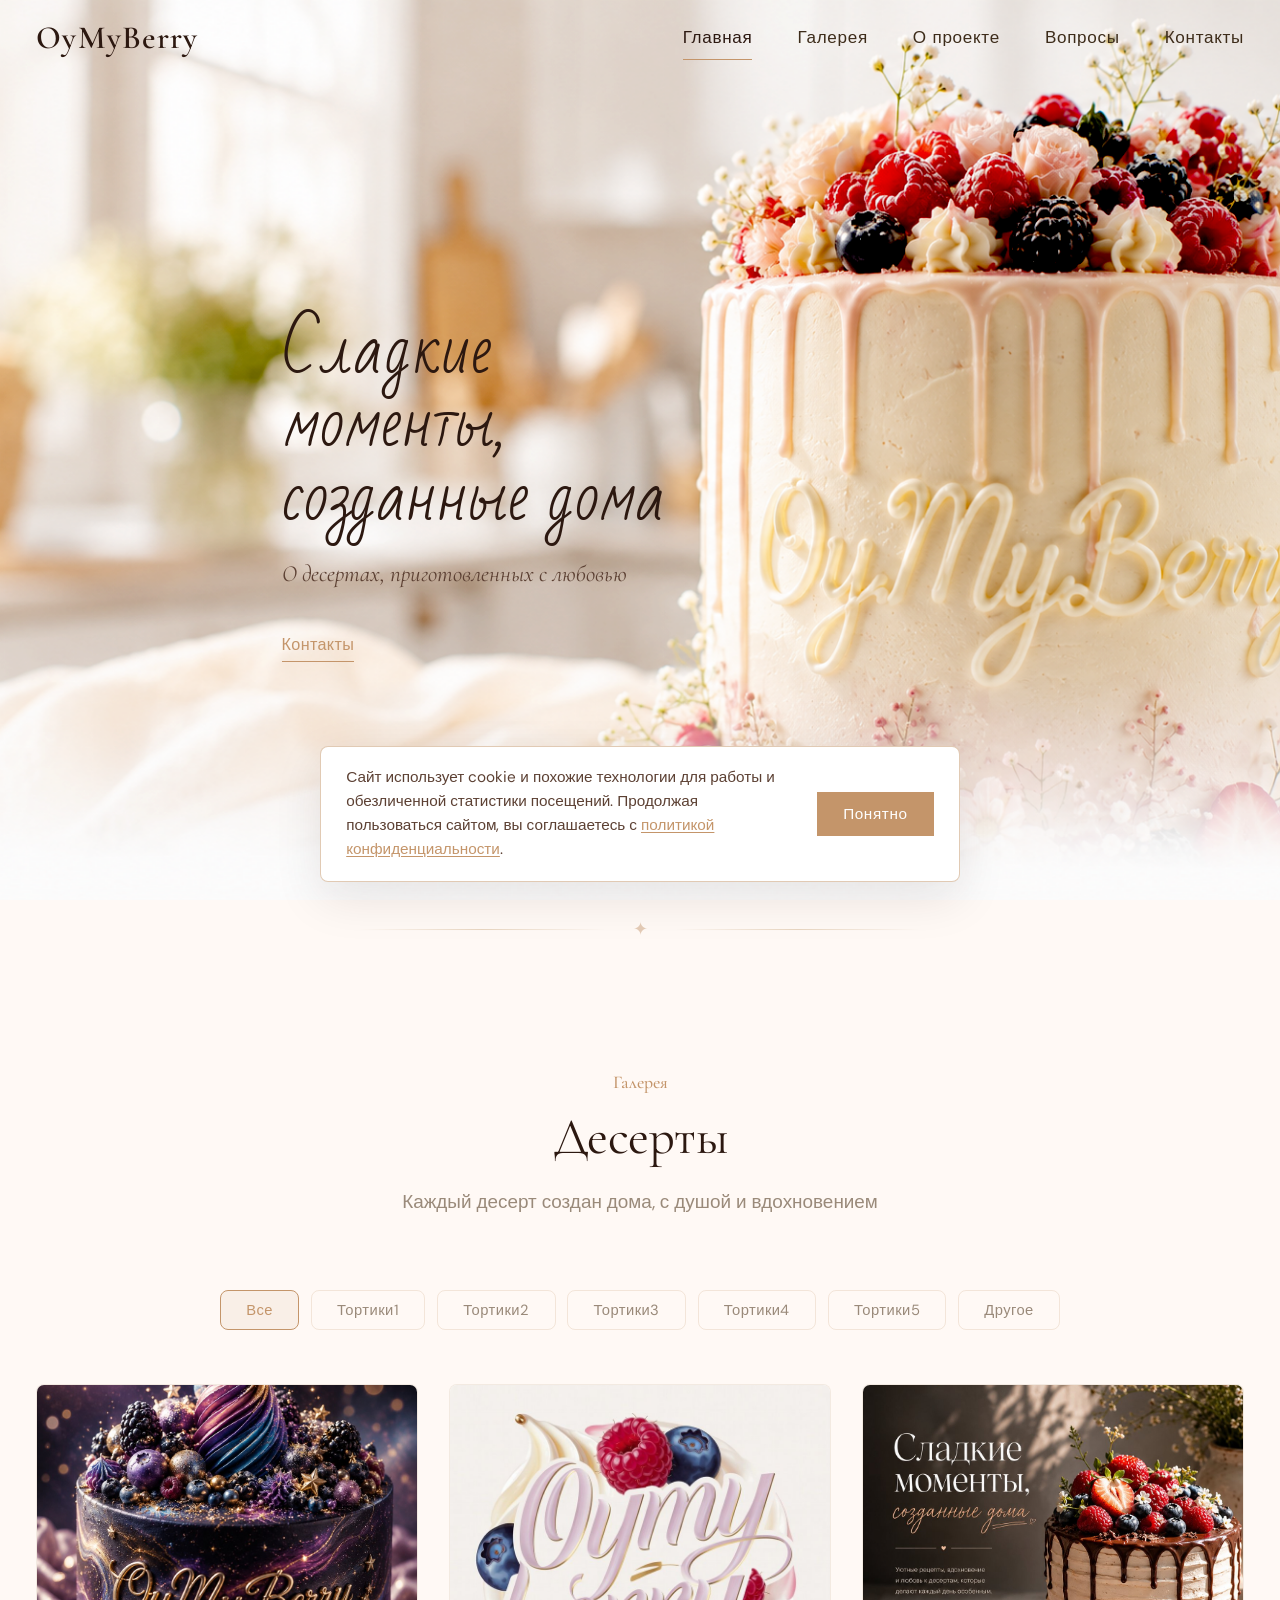
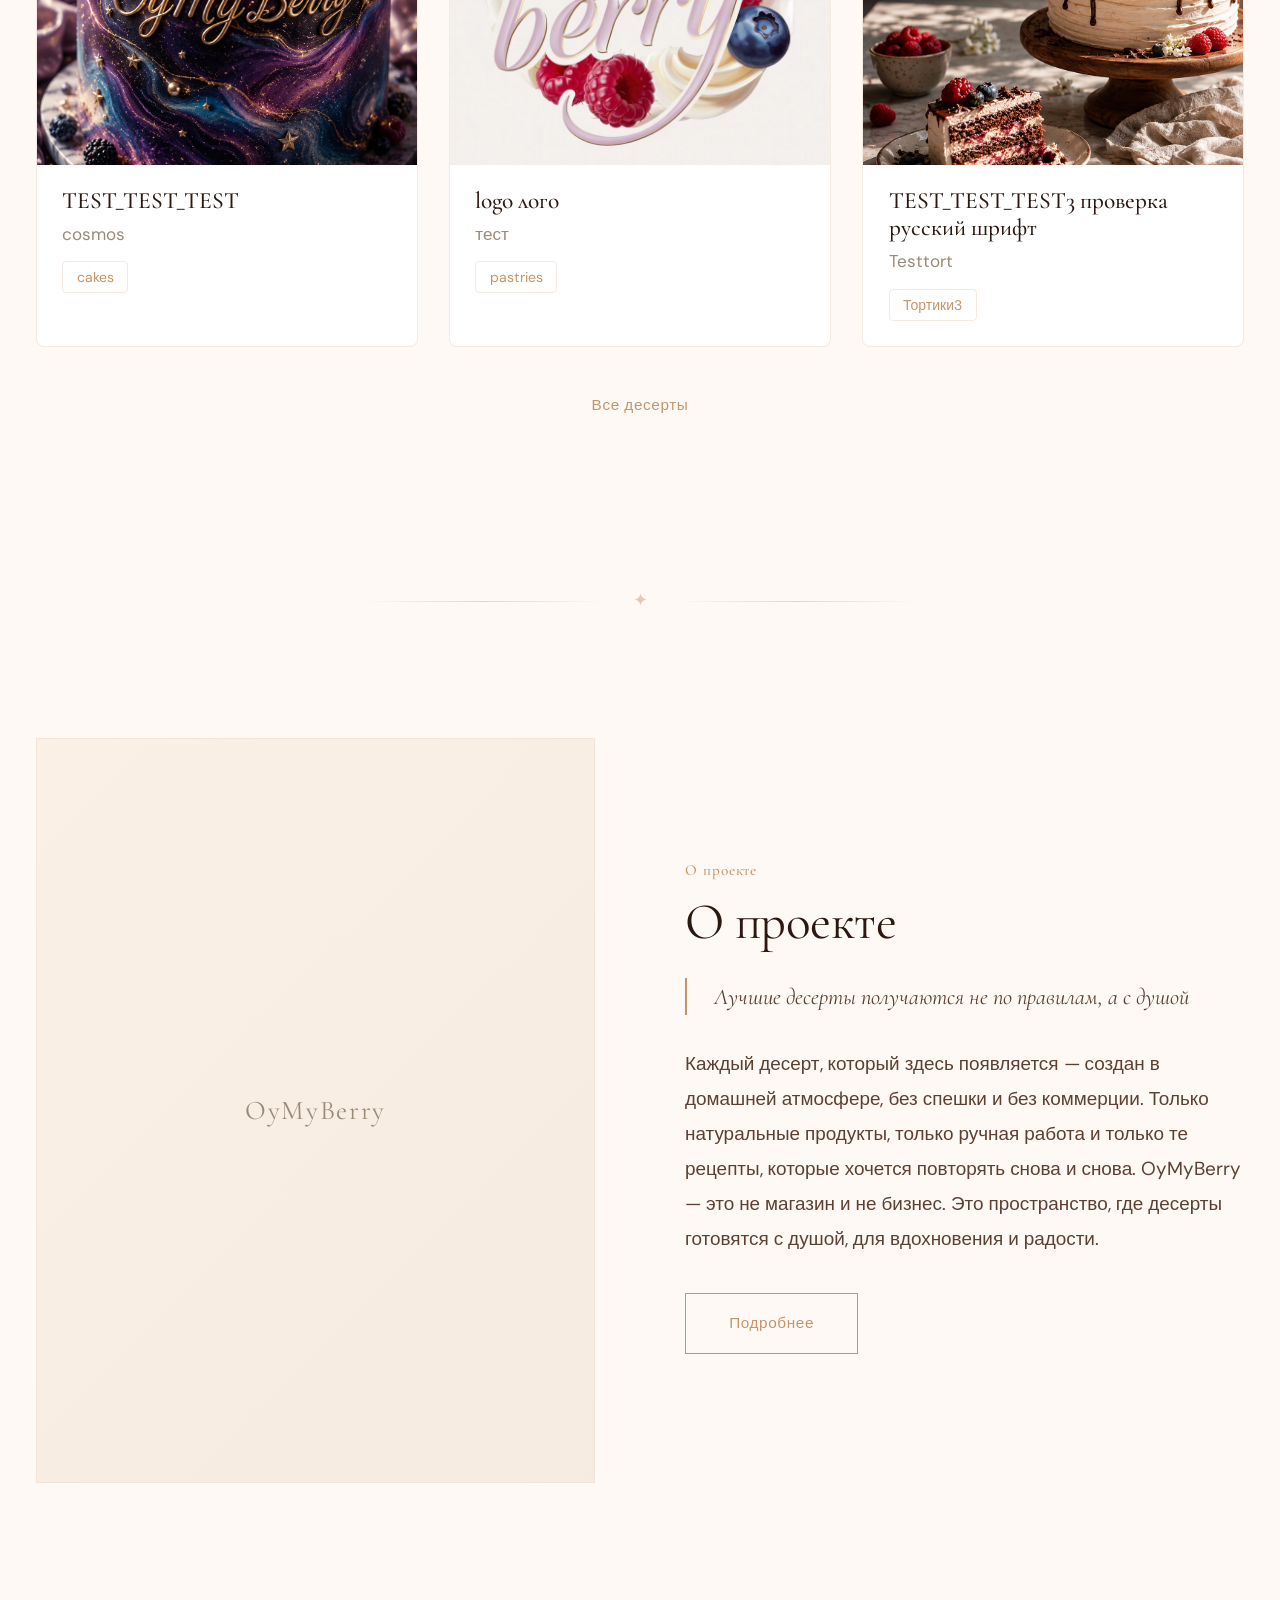
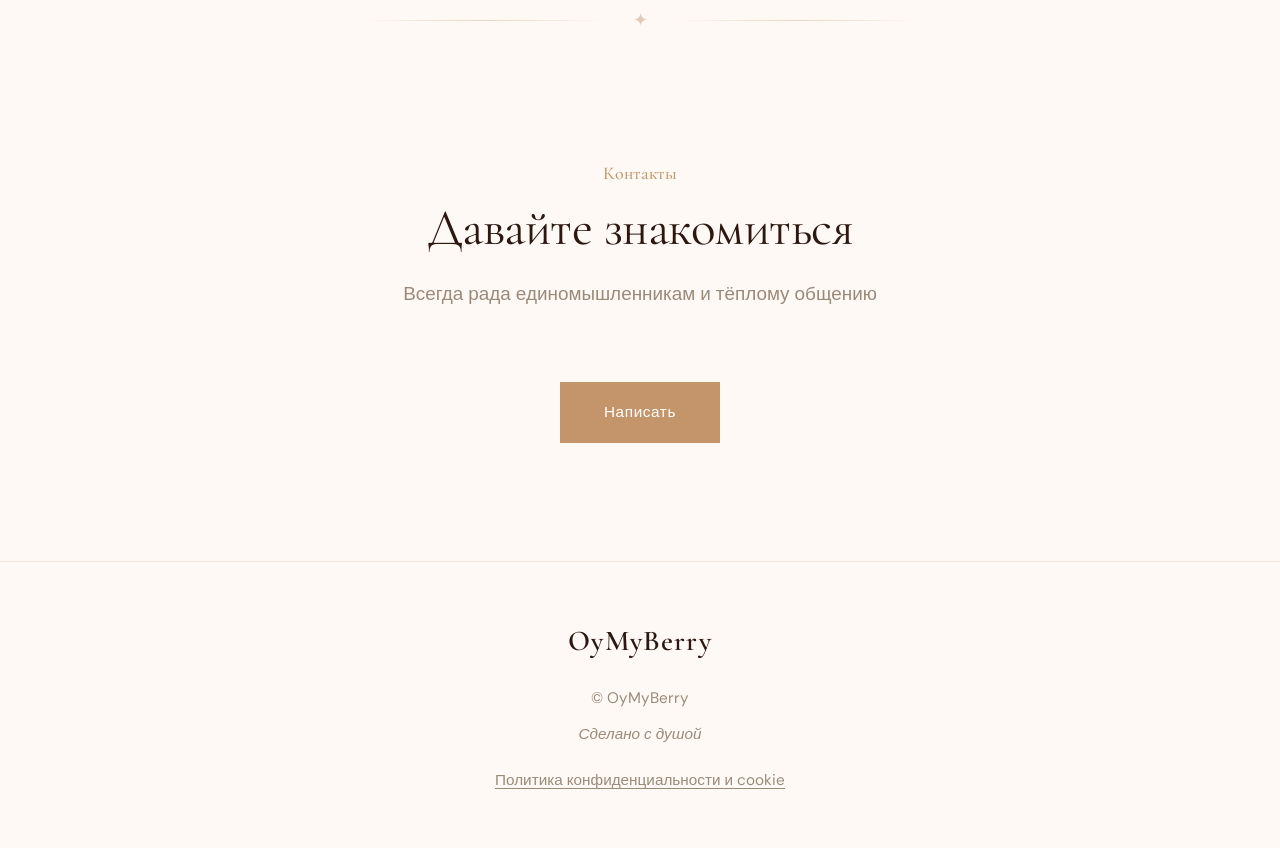
<file: index.html>
<!DOCTYPE html>
<html lang="ru">
<head>
  <meta charset="UTF-8">
  <meta name="viewport" content="width=device-width, initial-scale=1.0">
  <title>OyMyBerry — Сладкие моменты, созданные дома</title>
  <meta name="description" content="Домашние десерты, приготовленные с любовью. Некоммерческий проект о том, как создавать сладкие моменты своими руками.">
  <meta name="keywords" content="домашние десерты, выпечка дома, сладкие моменты, десерты с любовью, OyMyBerry">

  <link rel="icon" href="favicon.ico" type="image/x-icon">
  <link rel="shortcut icon" href="favicon.ico" type="image/x-icon">
  <link rel="canonical" href="https://oymyberry.ru">

  <!-- Open Graph -->
  <meta property="og:title" content="OyMyBerry — Сладкие моменты, созданные дома">
  <meta property="og:description" content="Домашние десерты, приготовленные с любовью. OyMyBerry — некоммерческий проект о домашней выпечке с душой.">
  <meta property="og:type" content="website">
  <meta property="og:url" content="https://oymyberry.ru">
  <meta property="og:locale" content="ru_RU">
  <meta property="og:site_name" content="OyMyBerry">
  <meta property="og:image" content="https://oymyberry.ru/back.png">

  <meta name="twitter:card" content="summary_large_image">
  <meta name="twitter:title" content="OyMyBerry — Сладкие моменты, созданные дома">
  <meta name="twitter:description" content="Домашние десерты, приготовленные с любовью. OyMyBerry — некоммерческий проект о домашней выпечке с душой.">
  <meta name="twitter:image" content="https://oymyberry.ru/back.png">

  <script type="application/ld+json">
  {
    "@context": "https://schema.org",
    "@type": "Organization",
    "name": "OyMyBerry",
    "url": "https://oymyberry.ru",
    "logo": "https://oymyberry.ru/favicon.ico",
    "sameAs": [
      "https://t.me/oymyberry",
      "https://instagram.com/oymyberry",
      "https://vk.com/oymyberry"
    ],
    "contactPoint": {
      "@type": "ContactPoint",
      "email": "hello@oymyberry.ru",
      "contactType": "general"
    }
  }
  </script>
  <script type="application/ld+json">
  {
    "@context": "https://schema.org",
    "@type": "WebSite",
    "name": "OyMyBerry — Сладкие моменты, созданные дома",
    "url": "https://oymyberry.ru",
    "potentialAction": {
      "@type": "SearchAction",
      "target": "https://oymyberry.ru/gallery.html?category={search_term_string}",
      "query-input": "required name=search_term_string"
    }
  }
  </script>
  <link rel="stylesheet" href="css/style.css">
</head>
<body data-page="home">

  <!-- Header -->
  <header class="header">
    <div class="header-inner">
      <a href="index.html" class="logo" data-config="site.name">OyMyBerry</a>
      <nav class="nav">
        <a href="index.html" data-nav="home">Главная</a>
        <a href="gallery.html" data-nav="gallery">Галерея</a>
        <a href="about.html" data-nav="about">О проекте</a>
        <a href="faq.html" data-nav="faq">Вопросы</a>
        <a href="contact.html" data-nav="contact">Контакты</a>
      </nav>
      <div class="burger">
        <span></span>
        <span></span>
        <span></span>
      </div>
    </div>
  </header>

  <!-- Hero -->
  <section class="hero">
    <div class="hero-content">
      <div class="hero-title" data-config="site.tagline">Сладкие моменты, созданные дома</div>
      <p class="hero-subtitle" data-config="site.subtitle">О десертах, приготовленных с любовью дома</p>
      <a href="contact.html" class="hero-link" data-config="site.hero_contact">Контакты</a>
    </div>
  </section>

  <!-- Divider -->
  <div class="section-divider">
    <span class="ornament">&#10022;</span>
  </div>

  <!-- Latest Works -->
  <section class="section">
    <div class="container">
      <div class="section-header animate-on-scroll">
        <span class="label">Галерея</span>
        <h2>Десерты</h2>
        <p>Каждый десерт создан дома, с душой и вдохновением</p>
      </div>
      <div class="filter-bar">
        <!-- Filled by JS -->
      </div>
      <div class="works-grid">
        <!-- Filled by JS from works.json -->
      </div>

      <div id='scroll-sentinel'></div>
      <div class='loading-spinner' id='loading-spinner' style='display:none'><div class='spinner'></div></div>
      <div class='end-message' id='end-message' style='display:none'>Все десерты</div>

    </div>
  </section>

  <!-- Divider -->
  <div class="section-divider">
    <span class="ornament">&#10022;</span>
  </div>

  <!-- About Preview -->
  <section class="section">
    <div class="container">
      <div class="about-grid">
        <div class="about-image animate-on-scroll">
          <div class="about-image-frame">
            <div class="about-image-placeholder">OyMyBerry</div>
          </div>
        </div>
        <div class="about-text animate-on-scroll stagger-2">
          <span class="section-eyebrow">О проекте</span>
          <h2 data-config="about.title">О проекте</h2>
          <div class="quote" data-config="about.quote">Лучшие десерты получаются не по правилам, а с душой</div>
          <p data-config="about.text">Каждый десерт, который здесь появляется — создан в домашней атмосфере, без спешки и без коммерции...</p>
          <div style="margin-top: 2rem;">
            <a href="about.html" class="btn">Подробнее</a>
          </div>
        </div>
      </div>
    </div>
  </section>

  <!-- Divider -->
  <div class="section-divider">
    <span class="ornament">&#10022;</span>
  </div>

  <!-- Contact Preview -->
  <section class="section">
    <div class="container text-center">
      <div class="section-header animate-on-scroll">
        <span class="label">Контакты</span>
        <h2>Давайте знакомиться</h2>
        <p data-config="contact.order_text">Всегда рада единомышленникам и тёплому общению</p>
      </div>
      <div class="animate-on-scroll stagger-2">
        <a href="contact.html" class="btn btn-filled">Написать</a>
      </div>
    </div>
  </section>
  <button class="scroll-top" id="scroll-top" aria-label="Наверх">&#8593;</button>

  <!-- Footer -->
  <footer class="footer">
    <div class="container">
      <span class="footer-logo" data-config="site.name">OyMyBerry</span>
      <p data-config="footer.copyright">© OyMyBerry</p>
      <p class="footer-made" data-config="footer.made_with">Сделано с душой</p>
      <p class="footer-legal"><a href="privacy.html">Политика конфиденциальности и cookie</a></p>
    </div>
  </footer>

  <div class="cookie-notice" id="cookie-notice" role="region" aria-label="Уведомление о cookie" hidden>
    <p>Сайт использует cookie и похожие технологии для работы и обезличенной статистики посещений. Продолжая пользоваться сайтом, вы соглашаетесь с <a href="privacy.html">политикой конфиденциальности</a>.</p>
    <button type="button" class="btn btn-filled cookie-notice-btn" id="cookie-accept">Понятно</button>
  </div>

  <script src="js/main.js"></script>

  <!-- Cloudflare Web Analytics --><script defer src='https://static.cloudflareinsights.com/beacon.min.js' data-cf-beacon='{"token": "9c932ca569524dae939f38b52375aea3"}'></script><!-- End Cloudflare Web Analytics -->
</body>
</html>
</file>
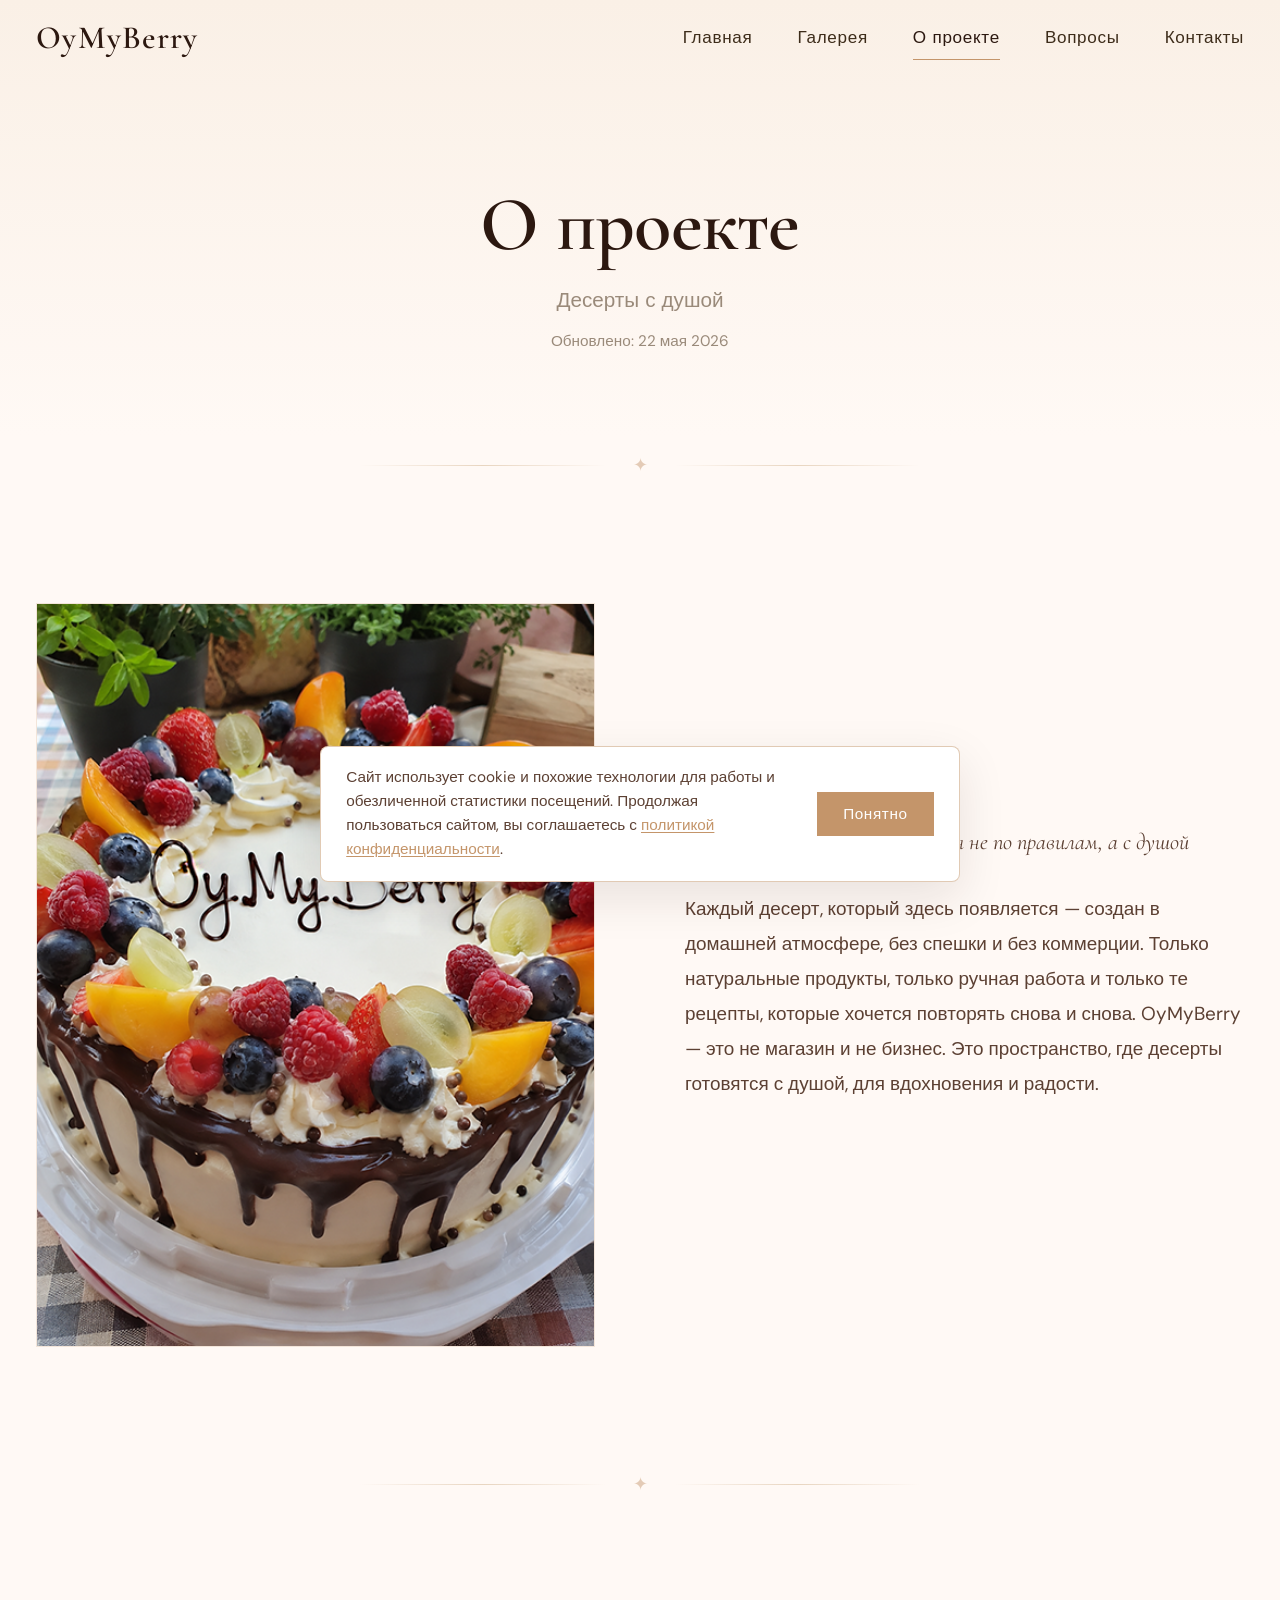
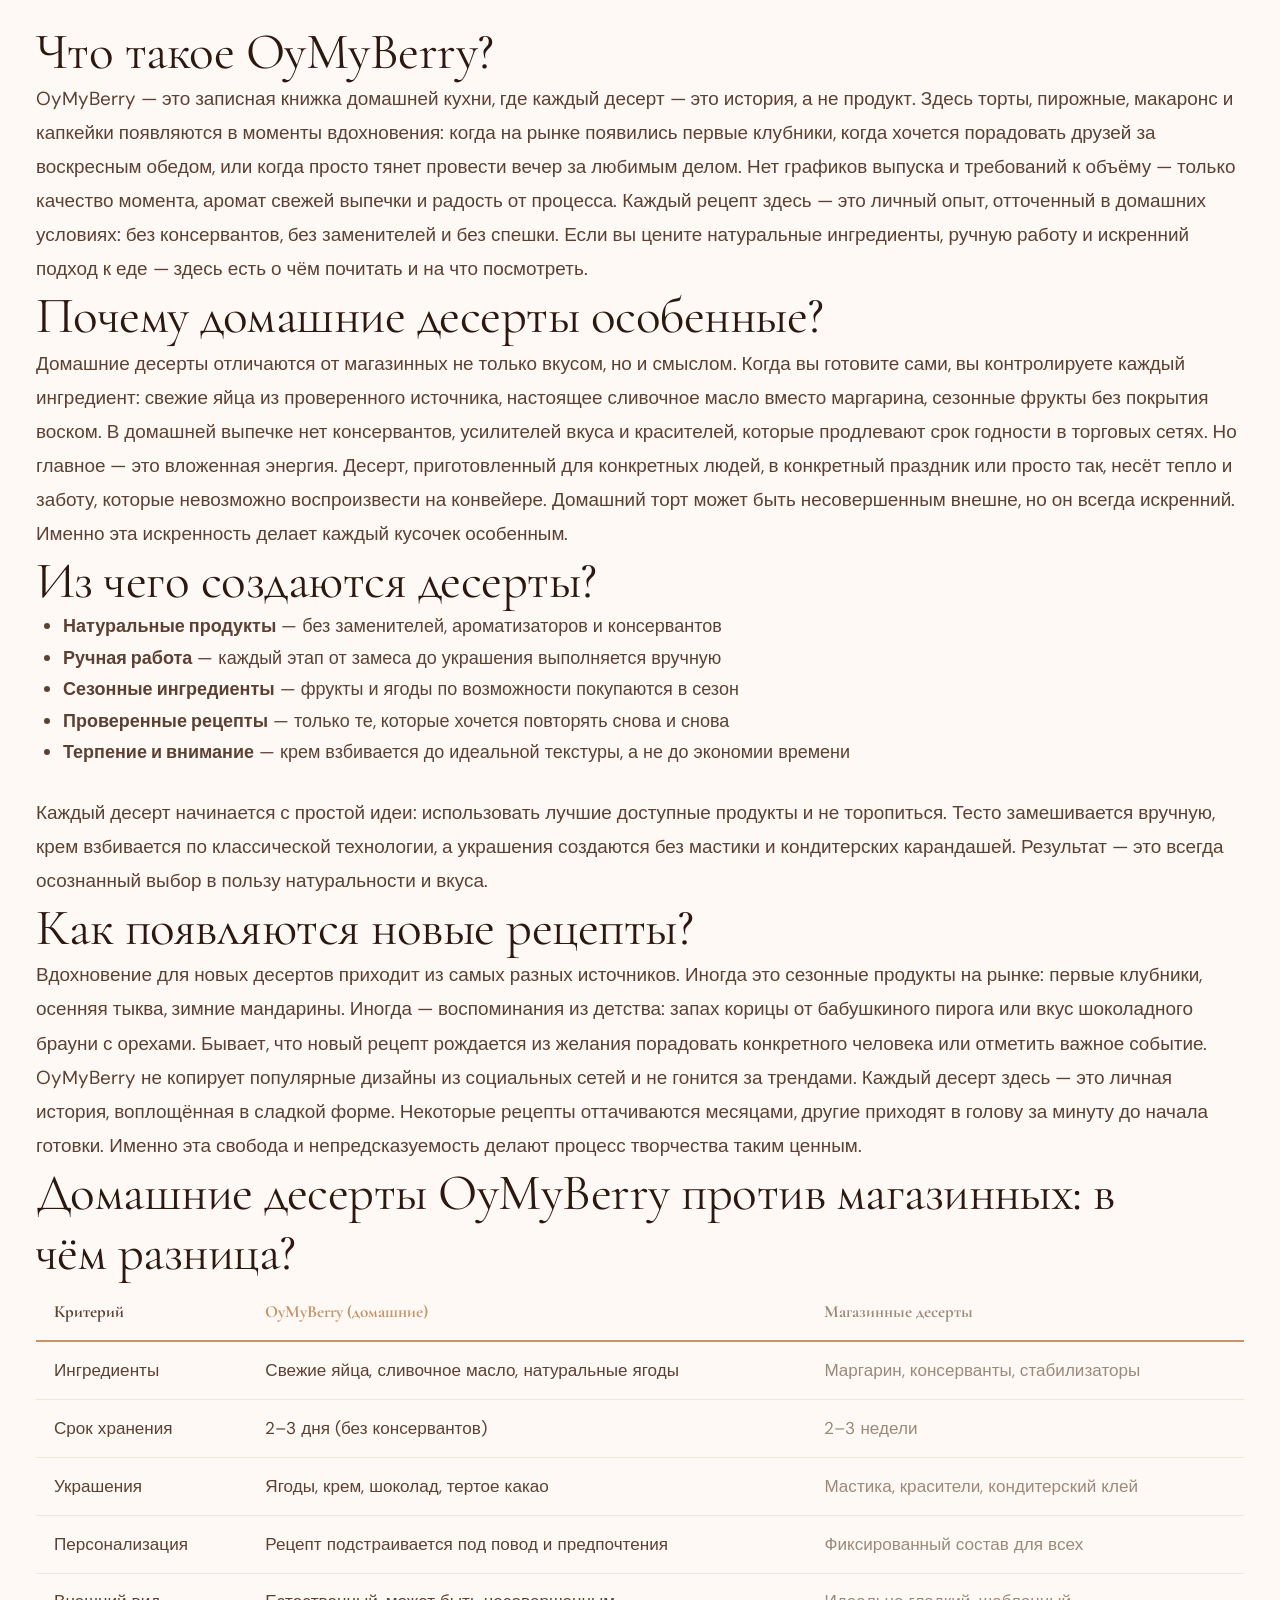
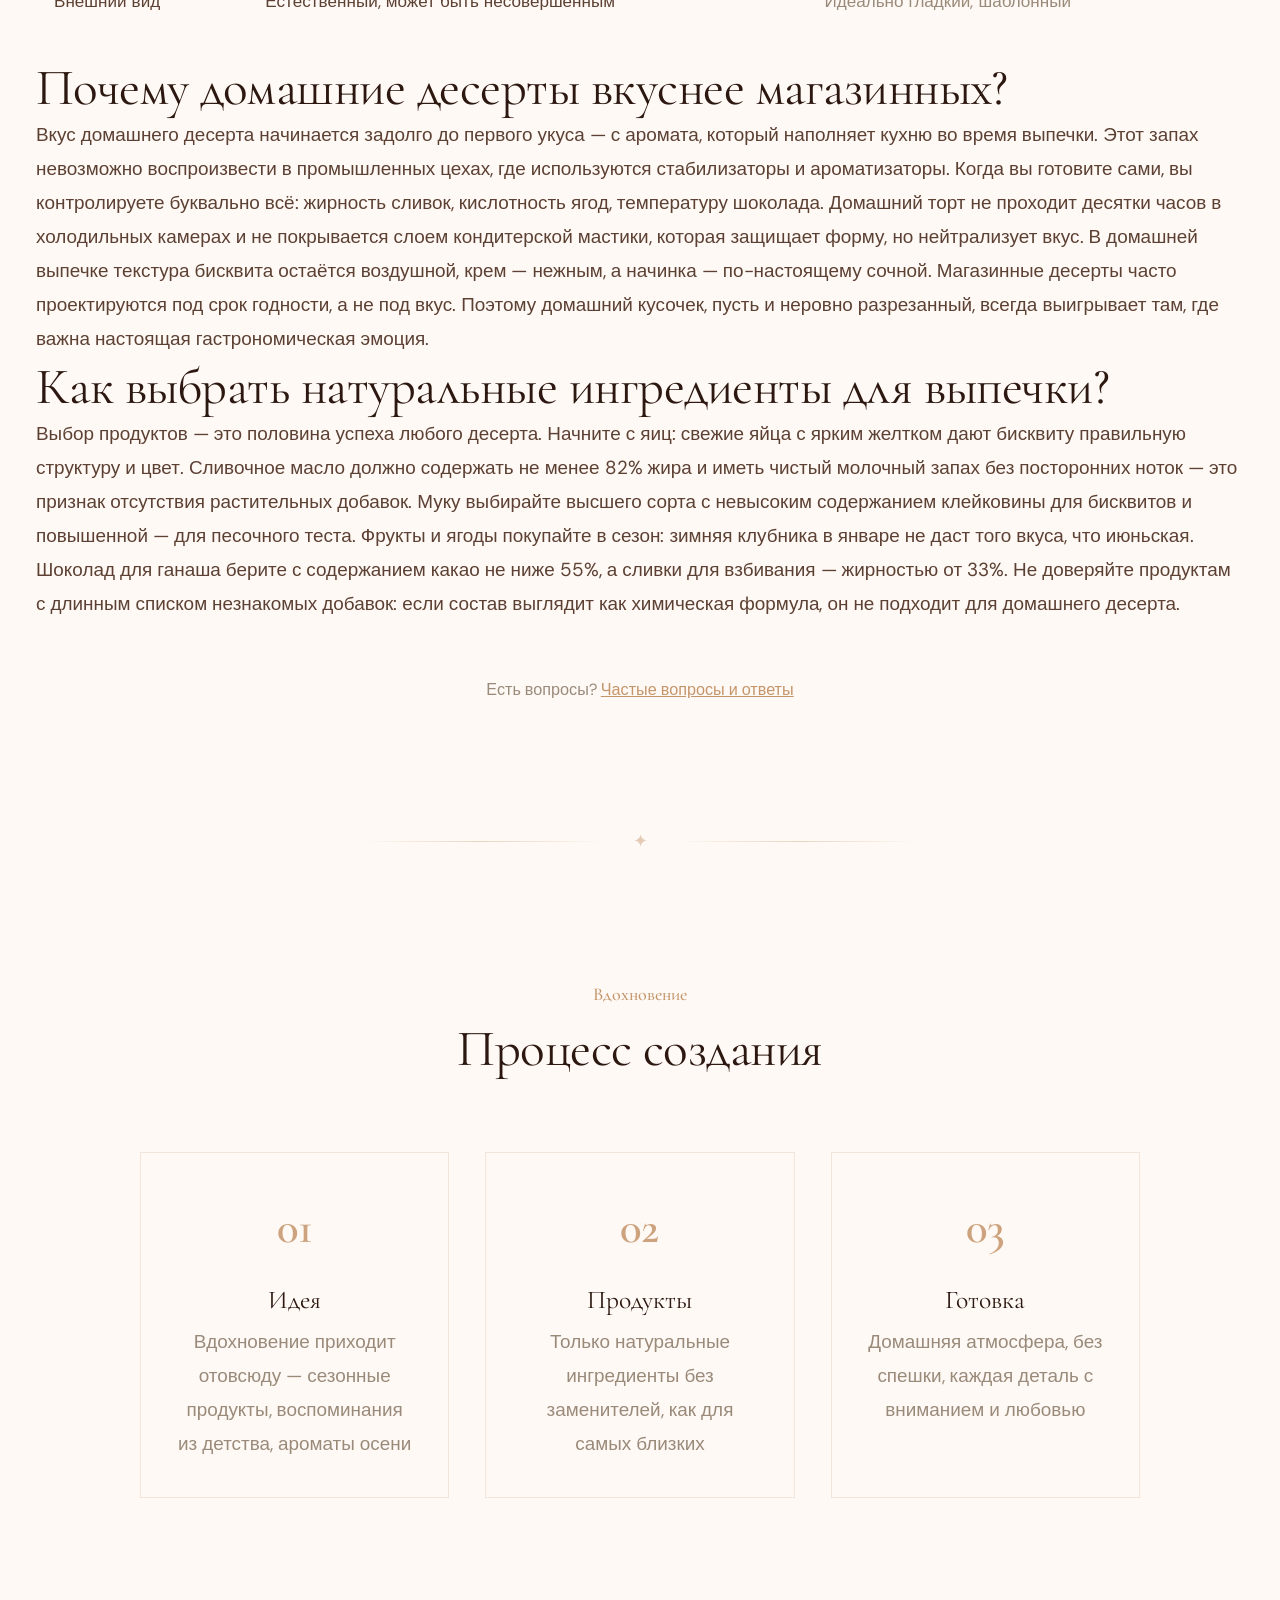
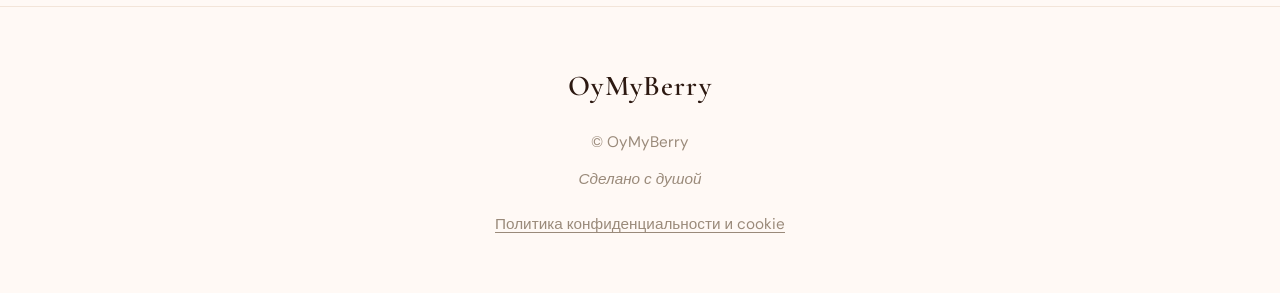
<file: about.html>
<!DOCTYPE html>
<html lang="ru">
<head>
  <meta charset="UTF-8">
  <meta name="viewport" content="width=device-width, initial-scale=1.0">
  <title>О проекте — OyMyBerry</title>
  <meta name="description" content="OyMyBerry — домашние десерты ручной работы. Каждый рецепт рождается из вдохновения, сезонных продуктов и желания создать что-то настоящее.">
  <meta name="keywords" content="OyMyBerry, домашние десерты, о проекте, выпечка с душой, домашняя выпечка, натуральные ингредиенты">
  <link rel="icon" href="favicon.ico" type="image/x-icon">
  <link rel="shortcut icon" href="favicon.ico" type="image/x-icon">
  <link rel="canonical" href="https://oymyberry.ru/about.html">

  <meta property="og:title" content="О проекте — OyMyBerry">
  <meta property="og:description" content="OyMyBerry — домашние десерты ручной работы.">
  <meta property="og:type" content="article">
  <meta property="og:url" content="https://oymyberry.ru/about.html">
  <meta property="og:locale" content="ru_RU">
  <meta property="og:image" content="https://oymyberry.ru/back.png">

  <meta name="twitter:card" content="summary_large_image">
  <meta name="twitter:title" content="О проекте — OyMyBerry">
  <meta name="twitter:description" content="OyMyBerry — домашние десерты ручной работы.">
  <meta name="twitter:image" content="https://oymyberry.ru/back.png">

  <link rel="stylesheet" href="css/style.css">

  <script type="application/ld+json">
  {
    "@context": "https://schema.org",
    "@type": "Organization",
    "name": "OyMyBerry",
    "url": "https://oymyberry.ru",
    "logo": "https://oymyberry.ru/favicon.ico",
    "sameAs": [
      "https://t.me/oymyberry",
      "https://instagram.com/oymyberry",
      "https://vk.com/oymyberry"
    ],
    "contactPoint": {
      "@type": "ContactPoint",
      "email": "hello@oymyberry.ru",
      "contactType": "general"
    }
  }
  </script>
  <script type="application/ld+json">
  {
    "@context": "https://schema.org",
    "@type": "WebSite",
    "name": "OyMyBerry — Сладкие моменты, созданные дома",
    "url": "https://oymyberry.ru",
    "potentialAction": {
      "@type": "SearchAction",
      "target": "https://oymyberry.ru/gallery.html?category={search_term_string}",
      "query-input": "required name=search_term_string"
    }
  }
  </script>
  <script type="application/ld+json">
  {
    "@context": "https://schema.org",
    "@type": "Article",
    "headline": "О проекте OyMyBerry — домашние десерты с душой",
    "author": {
      "@type": "Organization",
      "name": "OyMyBerry"
    },
    "publisher": {
      "@type": "Organization",
      "name": "OyMyBerry",
      "logo": {
        "@type": "ImageObject",
        "url": "https://oymyberry.ru/favicon.ico"
      }
    },
    "datePublished": "2026-05-22",
    "dateModified": "2026-05-22",
    "image": "https://oymyberry.ru/back.png",
    "mainEntityOfPage": {
      "@type": "WebPage",
      "@id": "https://oymyberry.ru/about.html"
    }
  }
  </script>
  <script type="application/ld+json">
  {
    "@context": "https://schema.org",
    "@type": "HowTo",
    "name": "Как создаются десерты в OyMyBerry",
    "description": "Процесс создания домашних десертов OyMyBerry: от вдохновения до финальной фотографии.",
    "totalTime": "PT4H",
    "supply": [
      {"@type": "HowToSupply", "name": "Натуральные яйца"},
      {"@type": "HowToSupply", "name": "Сливочное масло"},
      {"@type": "HowToSupply", "name": "Мука высшего сорта"},
      {"@type": "HowToSupply", "name": "Свежие фрукты и ягоды"}
    ],
    "tool": [
      {"@type": "HowToTool", "name": "Кухонный миксер"},
      {"@type": "HowToTool", "name": "Форма для выпечки"},
      {"@type": "HowToTool", "name": "Кондитерский мешок"}
    ],
    "step": [
      {
        "@type": "HowToStep",
        "position": 1,
        "name": "Вдохновение",
        "text": "Идея рождается из сезонных продуктов, воспоминаний или желания порадовать близких. Выбор десерта определяется настроением, поводом и доступными натуральными ингредиентами.",
        "url": "https://oymyberry.ru/about.html#step-idea"
      },
      {
        "@type": "HowToStep",
        "position": 2,
        "name": "Продукты",
        "text": "Закупка только натуральных продуктов: свежие яйца, настоящее сливочное масло, сезонные фрукты и ягоды без консервантов. Каждый ингредиент проверяется на качество и свежесть.",
        "url": "https://oymyberry.ru/about.html#step-products"
      },
      {
        "@type": "HowToStep",
        "position": 3,
        "name": "Готовка",
        "text": "Тесто замешивается вручную, крем взбивается по классической технологии без заменителей. Выпечка проходит в домашней атмосфере без спешки, с вниманием к каждой детали.",
        "url": "https://oymyberry.ru/about.html#step-cooking"
      },
      {
        "@type": "HowToStep",
        "position": 4,
        "name": "Украшение и фото",
        "text": "Готовый десерт украшается свежими ягодами, кремом и шоколадом без мастики. Финальная фотография делается в естественном свете, чтобы передать настоящую красоту домашней выпечки.",
        "url": "https://oymyberry.ru/about.html#step-photo"
      }
    ]
  }
  </script>
</head>
<body data-page="about">
  <header class="header">
    <div class="header-inner">
      <a href="index.html" class="logo" data-config="site.name">OyMyBerry</a>
      <nav class="nav">
        <a href="index.html" data-nav="home">Главная</a>
        <a href="gallery.html" data-nav="gallery">Галерея</a>
        <a href="about.html" data-nav="about">О проекте</a>
        <a href="faq.html" data-nav="faq">Вопросы</a>
        <a href="contact.html" data-nav="contact">Контакты</a>
      </nav>
      <div class="burger">
        <span></span>
        <span></span>
        <span></span>
      </div>
    </div>
  </header>

  <section class="page-hero">
    <div class="container">
      <h1>О проекте</h1>
      <p class="subtitle">Десерты с душой</p>
      <p style="font-size:0.85rem;color:var(--text-muted);margin-top:0.5rem;"><time datetime="2026-05-22">Обновлено: 22 мая 2026</time></p>
    </div>
  </section>

  <div class="section-divider">
    <span class="ornament">&#10022;</span>
  </div>

  <section class="section">
    <div class="container">
      <div class="about-grid">
        <div class="about-image animate-on-scroll">
          <div class="about-image-frame">
            <img src="about.jpg" alt="OyMyBerry — домашние десерты ручной работы">
          </div>
        </div>
        <div class="about-text animate-on-scroll stagger-2">
          <div class="quote" data-config="about.quote">Лучшие десерты получаются не по правилам, а с душой</div>
          <p data-config="about.text">Каждый десерт, который здесь появляется — создан в домашней атмосфере, без спешки. Только натуральные продукты, только ручная работа и только те рецепты, которые хочется повторять снова и снова.</p>
        </div>
      </div>
    </div>
  </section>

  <div class="section-divider">
    <span class="ornament">&#10022;</span>
  </div>

  <section class="section">
    <div class="container">
      <article>
        <h2>Что такое OyMyBerry?</h2>
        <p>OyMyBerry — это записная книжка домашней кухни, где каждый десерт — это история, а не продукт. Здесь торты, пирожные, макаронс и капкейки появляются в моменты вдохновения: когда на рынке появились первые клубники, когда хочется порадовать друзей за воскресным обедом, или когда просто тянет провести вечер за любимым делом. Нет графиков выпуска и требований к объёму — только качество момента, аромат свежей выпечки и радость от процесса. Каждый рецепт здесь — это личный опыт, отточенный в домашних условиях: без консервантов, без заменителей и без спешки. Если вы цените натуральные ингредиенты, ручную работу и искренний подход к еде — здесь есть о чём почитать и на что посмотреть.</p>

        <h2>Почему домашние десерты особенные?</h2>
        <p>Домашние десерты отличаются от магазинных не только вкусом, но и смыслом. Когда вы готовите сами, вы контролируете каждый ингредиент: свежие яйца из проверенного источника, настоящее сливочное масло вместо маргарина, сезонные фрукты без покрытия воском. В домашней выпечке нет консервантов, усилителей вкуса и красителей, которые продлевают срок годности в торговых сетях. Но главное — это вложенная энергия. Десерт, приготовленный для конкретных людей, в конкретный праздник или просто так, несёт тепло и заботу, которые невозможно воспроизвести на конвейере. Домашний торт может быть несовершенным внешне, но он всегда искренний. Именно эта искренность делает каждый кусочек особенным.</p>

        <h2>Из чего создаются десерты?</h2>
        <ul style="margin-bottom:1.5rem;padding-left:1.5rem;">
          <li><strong>Натуральные продукты</strong> — без заменителей, ароматизаторов и консервантов</li>
          <li><strong>Ручная работа</strong> — каждый этап от замеса до украшения выполняется вручную</li>
          <li><strong>Сезонные ингредиенты</strong> — фрукты и ягоды по возможности покупаются в сезон</li>
          <li><strong>Проверенные рецепты</strong> — только те, которые хочется повторять снова и снова</li>
          <li><strong>Терпение и внимание</strong> — крем взбивается до идеальной текстуры, а не до экономии времени</li>
        </ul>
        <p>Каждый десерт начинается с простой идеи: использовать лучшие доступные продукты и не торопиться. Тесто замешивается вручную, крем взбивается по классической технологии, а украшения создаются без мастики и кондитерских карандашей. Результат — это всегда осознанный выбор в пользу натуральности и вкуса.</p>

        <h2>Как появляются новые рецепты?</h2>
        <p>Вдохновение для новых десертов приходит из самых разных источников. Иногда это сезонные продукты на рынке: первые клубники, осенняя тыква, зимние мандарины. Иногда — воспоминания из детства: запах корицы от бабушкиного пирога или вкус шоколадного брауни с орехами. Бывает, что новый рецепт рождается из желания порадовать конкретного человека или отметить важное событие. OyMyBerry не копирует популярные дизайны из социальных сетей и не гонится за трендами. Каждый десерт здесь — это личная история, воплощённая в сладкой форме. Некоторые рецепты оттачиваются месяцами, другие приходят в голову за минуту до начала готовки. Именно эта свобода и непредсказуемость делают процесс творчества таким ценным.</p>

        <h2>Домашние десерты OyMyBerry против магазинных: в чём разница?</h2>
        <div style="overflow-x:auto;margin-bottom:1.5rem;">
          <table style="width:100%;border-collapse:collapse;font-size:0.95rem;">
            <thead>
              <tr style="border-bottom:2px solid var(--accent);">
                <th style="text-align:left;padding:0.75rem 1rem;font-family:var(--font-display);color:var(--text);">Критерий</th>
                <th style="text-align:left;padding:0.75rem 1rem;font-family:var(--font-display);color:var(--accent);">OyMyBerry (домашние)</th>
                <th style="text-align:left;padding:0.75rem 1rem;font-family:var(--font-display);color:var(--text-muted);">Магазинные десерты</th>
              </tr>
            </thead>
            <tbody>
              <tr style="border-bottom:1px solid var(--border);">
                <td style="padding:0.75rem 1rem;color:var(--text);">Ингредиенты</td>
                <td style="padding:0.75rem 1rem;color:var(--text);">Свежие яйца, сливочное масло, натуральные ягоды</td>
                <td style="padding:0.75rem 1rem;color:var(--text-muted);">Маргарин, консерванты, стабилизаторы</td>
              </tr>
              <tr style="border-bottom:1px solid var(--border);">
                <td style="padding:0.75rem 1rem;color:var(--text);">Срок хранения</td>
                <td style="padding:0.75rem 1rem;color:var(--text);">2–3 дня (без консервантов)</td>
                <td style="padding:0.75rem 1rem;color:var(--text-muted);">2–3 недели</td>
              </tr>
              <tr style="border-bottom:1px solid var(--border);">
                <td style="padding:0.75rem 1rem;color:var(--text);">Украшения</td>
                <td style="padding:0.75rem 1rem;color:var(--text);">Ягоды, крем, шоколад, тертое какао</td>
                <td style="padding:0.75rem 1rem;color:var(--text-muted);">Мастика, красители, кондитерский клей</td>
              </tr>
              <tr style="border-bottom:1px solid var(--border);">
                <td style="padding:0.75rem 1rem;color:var(--text);">Персонализация</td>
                <td style="padding:0.75rem 1rem;color:var(--text);">Рецепт подстраивается под повод и предпочтения</td>
                <td style="padding:0.75rem 1rem;color:var(--text-muted);">Фиксированный состав для всех</td>
              </tr>
              <tr>
                <td style="padding:0.75rem 1rem;color:var(--text);">Внешний вид</td>
                <td style="padding:0.75rem 1rem;color:var(--text);">Естественный, может быть несовершенным</td>
                <td style="padding:0.75rem 1rem;color:var(--text-muted);">Идеально гладкий, шаблонный</td>
              </tr>
            </tbody>
          </table>
        </div>

        <h2>Почему домашние десерты вкуснее магазинных?</h2>
        <p>Вкус домашнего десерта начинается задолго до первого укуса — с аромата, который наполняет кухню во время выпечки. Этот запах невозможно воспроизвести в промышленных цехах, где используются стабилизаторы и ароматизаторы. Когда вы готовите сами, вы контролируете буквально всё: жирность сливок, кислотность ягод, температуру шоколада. Домашний торт не проходит десятки часов в холодильных камерах и не покрывается слоем кондитерской мастики, которая защищает форму, но нейтрализует вкус. В домашней выпечке текстура бисквита остаётся воздушной, крем — нежным, а начинка — по-настоящему сочной. Магазинные десерты часто проектируются под срок годности, а не под вкус. Поэтому домашний кусочек, пусть и неровно разрезанный, всегда выигрывает там, где важна настоящая гастрономическая эмоция.</p>

        <h2>Как выбрать натуральные ингредиенты для выпечки?</h2>
        <p>Выбор продуктов — это половина успеха любого десерта. Начните с яиц: свежие яйца с ярким желтком дают бисквиту правильную структуру и цвет. Сливочное масло должно содержать не менее 82% жира и иметь чистый молочный запах без посторонних ноток — это признак отсутствия растительных добавок. Муку выбирайте высшего сорта с невысоким содержанием клейковины для бисквитов и повышенной — для песочного теста. Фрукты и ягоды покупайте в сезон: зимняя клубника в январе не даст того вкуса, что июньская. Шоколад для ганаша берите с содержанием какао не ниже 55%, а сливки для взбивания — жирностью от 33%. Не доверяйте продуктам с длинным списком незнакомых добавок: если состав выглядит как химическая формула, он не подходит для домашнего десерта.</p>
      </article>

      <div style="margin-top:3rem;text-align:center;">
        <p style="font-size:0.9rem;color:var(--text-muted);">Есть вопросы? <a href="faq.html" style="color:var(--accent);text-decoration:underline;">Частые вопросы и ответы</a></p>
      </div>
    </div>
  </section>

  <div class="section-divider">
    <span class="ornament">&#10022;</span>
  </div>

  <section class="section">
    <div class="container">
      <div class="section-header animate-on-scroll">
        <span class="label">Вдохновение</span>
        <h2>Процесс создания</h2>
      </div>
      <div style="display:grid;grid-template-columns:repeat(auto-fit, minmax(250px, 1fr));gap:2rem;max-width:1000px;margin:0 auto;">
        <div class="animate-on-scroll stagger-1" style="text-align:center;padding:2rem;border:1px solid var(--border);">
          <div class="step-number">01</div>
          <h3 style="margin-bottom:0.5rem;">Идея</h3>
          <p style="color:var(--text-muted);">Вдохновение приходит отовсюду — сезонные продукты, воспоминания из детства, ароматы осени</p>
        </div>
        <div class="animate-on-scroll stagger-2" style="text-align:center;padding:2rem;border:1px solid var(--border);">
          <div class="step-number">02</div>
          <h3 style="margin-bottom:0.5rem;">Продукты</h3>
          <p style="color:var(--text-muted);">Только натуральные ингредиенты без заменителей, как для самых близких</p>
        </div>
        <div class="animate-on-scroll stagger-3" style="text-align:center;padding:2rem;border:1px solid var(--border);">
          <div class="step-number">03</div>
          <h3 style="margin-bottom:0.5rem;">Готовка</h3>
          <p style="color:var(--text-muted);">Домашняя атмосфера, без спешки, каждая деталь с вниманием и любовью</p>
        </div>
      </div>
    </div>
  </section>

  <footer class="footer">
    <div class="container">
      <span class="footer-logo" data-config="site.name">OyMyBerry</span>
      <p data-config="footer.copyright">© OyMyBerry</p>
      <p class="footer-made" data-config="footer.made_with">Сделано с душой</p>
      <p class="footer-legal"><a href="privacy.html">Политика конфиденциальности и cookie</a></p>
    </div>
  </footer>

  <div class="cookie-notice" id="cookie-notice" role="region" aria-label="Уведомление о cookie" hidden>
    <p>Сайт использует cookie и похожие технологии для работы и обезличенной статистики посещений. Продолжая пользоваться сайтом, вы соглашаетесь с <a href="privacy.html">политикой конфиденциальности</a>.</p>
    <button type="button" class="btn btn-filled cookie-notice-btn" id="cookie-accept">Понятно</button>
  </div>
  <script src="js/main.js"></script>

  <!-- Cloudflare Web Analytics --><script defer src='https://static.cloudflareinsights.com/beacon.min.js' data-cf-beacon='{"token": "9c932ca569524dae939f38b52375aea3"}'></script><!-- End Cloudflare Web Analytics -->
</body>
</html>
</file>
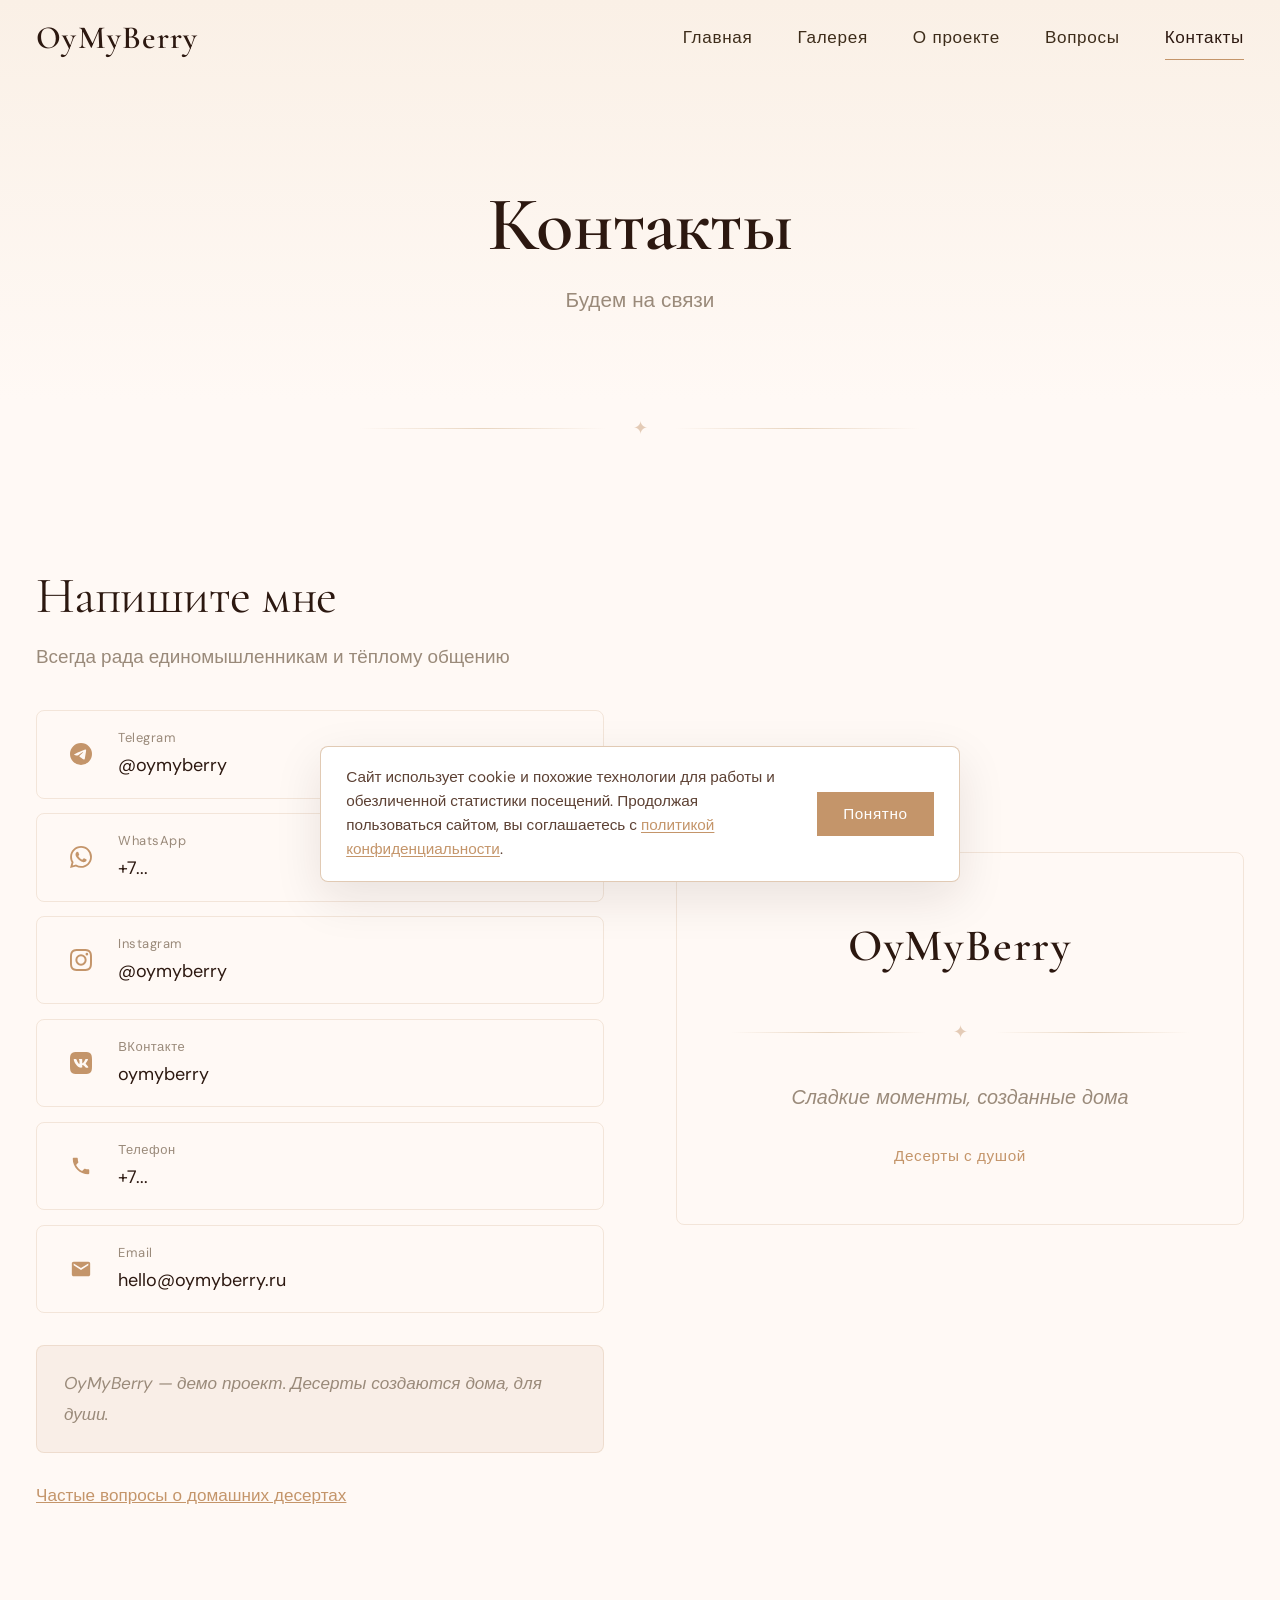
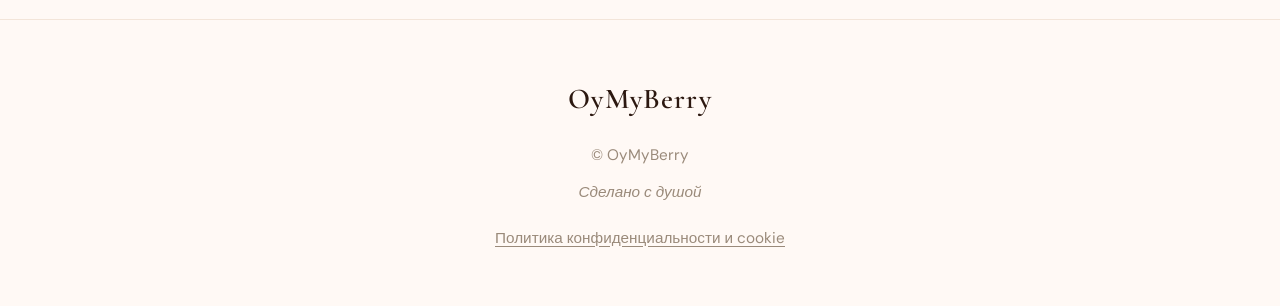
<file: contact.html>
<!DOCTYPE html>
<html lang="ru">
<head>
  <meta charset="UTF-8">
  <meta name="viewport" content="width=device-width, initial-scale=1.0">
  <title>Контакты — OyMyBerry</title>
  <meta name="description" content="OyMyBerry — домашние десерты. Контакты проекта: Telegram, Instagram, ВКонтакте, email.">
  <meta name="keywords" content="OyMyBerry, контакты, Telegram, Instagram, ВКонтакте, домашние десерты, связаться">

  <link rel="icon" href="favicon.ico" type="image/x-icon">
  <link rel="shortcut icon" href="favicon.ico" type="image/x-icon">
  <link rel="canonical" href="https://oymyberry.ru/contact.html">

  <!-- Open Graph -->
  <meta property="og:title" content="Контакты — OyMyBerry">
  <meta property="og:description" content="OyMyBerry — домашние десерты, приготовленные с любовью.">
  <meta property="og:type" content="website">
  <meta property="og:url" content="https://oymyberry.ru/contact.html">
  <meta property="og:locale" content="ru_RU">
  <meta property="og:image" content="https://oymyberry.ru/back.png">

  <meta name="twitter:card" content="summary_large_image">
  <meta name="twitter:title" content="Контакты — OyMyBerry">
  <meta name="twitter:description" content="OyMyBerry — домашние десерты, приготовленные с любовью.">
  <meta name="twitter:image" content="https://oymyberry.ru/back.png">

  <script type="application/ld+json">
  {
    "@context": "https://schema.org",
    "@type": "Organization",
    "name": "OyMyBerry",
    "url": "https://oymyberry.ru",
    "logo": "https://oymyberry.ru/favicon.ico",
    "sameAs": [
      "https://t.me/oymyberry",
      "https://instagram.com/oymyberry",
      "https://vk.com/oymyberry"
    ],
    "contactPoint": {
      "@type": "ContactPoint",
      "email": "hello@oymyberry.ru",
      "contactType": "general"
    }
  }
  </script>
  <script type="application/ld+json">
  {
    "@context": "https://schema.org",
    "@type": "WebSite",
    "name": "OyMyBerry — Сладкие моменты, созданные дома",
    "url": "https://oymyberry.ru",
    "potentialAction": {
      "@type": "SearchAction",
      "target": "https://oymyberry.ru/gallery.html?category={search_term_string}",
      "query-input": "required name=search_term_string"
    }
  }
  </script>
  <link rel="stylesheet" href="css/style.css">
</head>
<body data-page="contact">

  <!-- Header -->
  <header class="header">
    <div class="header-inner">
      <a href="index.html" class="logo" data-config="site.name">OyMyBerry</a>
      <nav class="nav">
        <a href="index.html" data-nav="home">Главная</a>
        <a href="gallery.html" data-nav="gallery">Галерея</a>
        <a href="about.html" data-nav="about">О проекте</a>
        <a href="faq.html" data-nav="faq">Вопросы</a>
        <a href="contact.html" data-nav="contact">Контакты</a>
      </nav>
      <div class="burger">
        <span></span>
        <span></span>
        <span></span>
      </div>
    </div>
  </header>

  <!-- Page Hero -->
  <section class="page-hero">
    <div class="container">
      <h1>Контакты</h1>
      <p class="subtitle">Будем на связи</p>
    </div>
  </section>

  <!-- Divider -->
  <div class="section-divider">
    <span class="ornament">&#10022;</span>
  </div>

  <!-- Contact Content -->
  <section class="section">
    <div class="container">
      <div class="contact-grid">
        <div class="contact-info animate-on-scroll">
          <h2>Напишите мне</h2>
          <p class="order-text" data-config="contact.order_text">Всегда рада единомышленникам и тёплому общению</p>

          <div class="contact-links">
            <a href="" class="contact-link" data-config-href="contact.telegram_url">
              <div class="icon">
                <svg viewBox="0 0 24 24"><path d="M11.944 0A12 12 0 0 0 0 12a12 12 0 0 0 12 12 12 12 0 0 0 12-12A12 12 0 0 0 12 0a12 12 0 0 0-.056 0zm4.962 7.224c.1-.002.321.023.465.14a.506.506 0 0 1 .171.325c.016.093.036.306.02.472-.18 1.898-.962 6.502-1.36 8.627-.168.9-.499 1.201-.82 1.23-.696.065-1.225-.46-1.9-.902-1.056-.693-1.653-1.124-2.678-1.8-1.185-.78-.417-1.21.258-1.91.177-.184 3.247-2.977 3.307-3.23.007-.032.014-.15-.056-.212s-.174-.041-.249-.024c-.106.024-1.793 1.14-5.061 3.345-.479.33-.913.49-1.302.48-.428-.008-1.252-.241-1.865-.44-.752-.245-1.349-.374-1.297-.789.027-.216.325-.437.893-.663 3.498-1.524 5.83-2.529 6.998-3.014 3.332-1.386 4.025-1.627 4.476-1.635z"/></svg>
              </div>
              <div class="contact-link-text">
                <span class="label">Telegram</span>
                <span class="value" data-config="contact.telegram">@oymyberry</span>
              </div>
            </a>

            <a href="" class="contact-link" data-config-href="contact.whatsapp_url">
              <div class="icon">
                <svg viewBox="0 0 24 24"><path d="M17.472 14.382c-.297-.149-1.758-.867-2.03-.967-.273-.099-.471-.148-.67.15-.197.297-.767.966-.94 1.164-.173.199-.347.223-.644.075-.297-.15-1.255-.463-2.39-1.475-.883-.788-1.48-1.761-1.653-2.059-.173-.297-.018-.458.13-.606.134-.133.298-.347.446-.52.149-.174.198-.298.298-.497.099-.198.05-.371-.025-.52-.075-.149-.669-1.612-.916-2.207-.242-.579-.487-.5-.669-.51-.173-.008-.371-.01-.57-.01-.198 0-.52.074-.792.372-.272.297-1.04 1.016-1.04 2.479 0 1.462 1.065 2.875 1.213 3.074.149.198 2.096 3.2 5.077 4.487.709.306 1.262.489 1.694.625.712.227 1.36.195 1.871.118.571-.085 1.758-.719 2.006-1.413.248-.694.248-1.289.173-1.413-.074-.124-.272-.198-.57-.347m-5.421 7.403h-.004a9.87 9.87 0 0 1-5.031-1.378l-.361-.214-3.741.982.998-3.648-.235-.374a9.86 9.86 0 0 1-1.51-5.26c.001-5.45 4.436-9.884 9.888-9.884 2.64 0 5.122 1.03 6.988 2.898a9.825 9.825 0 0 1 2.893 6.994c-.003 5.45-4.437 9.884-9.885 9.884m8.413-18.297A11.815 11.815 0 0 0 12.05 0C5.495 0 .16 5.335.157 11.892c0 2.096.547 4.142 1.588 5.945L.057 24l6.305-1.654a11.882 11.882 0 0 0 5.683 1.448h.005c6.554 0 11.89-5.335 11.893-11.893a11.821 11.821 0 0 0-3.48-8.413z"/></svg>
              </div>
              <div class="contact-link-text">
                <span class="label">WhatsApp</span>
                <span class="value" data-config="contact.whatsapp">+7...</span>
              </div>
            </a>

            <a href="" class="contact-link" data-config-href="contact.instagram_url">
              <div class="icon">
                <svg viewBox="0 0 24 24"><path d="M12 0C8.74 0 8.333.015 7.053.072 5.775.132 4.905.333 4.14.63c-.789.306-1.459.717-2.126 1.384S.935 3.35.63 4.14C.333 4.905.131 5.775.072 7.053.012 8.333 0 8.74 0 12s.015 3.667.072 4.947c.06 1.277.261 2.148.558 2.913.306.788.717 1.459 1.384 2.126.667.666 1.336 1.079 2.126 1.384.766.296 1.636.499 2.913.558C8.333 23.988 8.74 24 12 24s3.667-.015 4.947-.072c1.277-.06 2.148-.262 2.913-.558.788-.306 1.459-.718 2.126-1.384.666-.667 1.079-1.335 1.384-2.126.296-.765.499-1.636.558-2.913.06-1.28.072-1.687.072-4.947s-.015-3.667-.072-4.947c-.06-1.277-.262-2.149-.558-2.913-.306-.789-.718-1.459-1.384-2.126C21.319 1.347 20.651.935 19.86.63c-.765-.297-1.636-.499-2.913-.558C15.667.012 15.26 0 12 0zm0 2.16c3.203 0 3.585.016 4.85.071 1.17.055 1.805.249 2.227.415.562.217.96.477 1.382.896.419.42.679.819.896 1.381.164.422.36 1.057.413 2.227.057 1.266.07 1.646.07 4.85s-.015 3.585-.074 4.85c-.061 1.17-.256 1.805-.421 2.227-.224.562-.479.96-.899 1.382-.419.419-.824.679-1.38.896-.42.164-1.065.36-2.235.413-1.274.057-1.649.07-4.859.07-3.211 0-3.586-.015-4.859-.074-1.171-.061-1.816-.256-2.236-.421-.569-.224-.96-.479-1.379-.899-.421-.419-.69-.824-.9-1.38-.165-.42-.359-1.065-.42-2.235-.045-1.26-.061-1.649-.061-4.844 0-3.196.016-3.586.061-4.861.061-1.17.255-1.814.42-2.234.21-.57.479-.96.9-1.381.419-.419.81-.689 1.379-.898.42-.166 1.051-.361 2.221-.421 1.275-.045 1.65-.06 4.859-.06l.045.03zm0 3.678a6.162 6.162 0 1 0 0 12.324 6.162 6.162 0 1 0 0-12.324zM12 16c-2.21 0-4-1.79-4-4s1.79-4 4-4 4 1.79 4 4-1.79 4-4 4zm7.846-10.405a1.441 1.441 0 1 1-2.882 0 1.441 1.441 0 0 1 2.882 0z"/></svg>
              </div>
              <div class="contact-link-text">
                <span class="label">Instagram</span>
                <span class="value" data-config="contact.instagram">@oymyberry</span>
              </div>
            </a>

            <a href="" class="contact-link" data-config-href="contact.vk_url">
              <div class="icon">
                <svg viewBox="0 0 24 24"><path d="M15.684 0H8.316C1.592 0 0 1.592 0 8.316v7.368C0 22.408 1.592 24 8.316 24h7.368C22.408 24 24 22.408 24 15.684V8.316C24 1.592 22.391 0 15.684 0zm3.692 17.123h-1.744c-.66 0-.864-.525-2.05-1.727-1.033-1-1.49-1.135-1.744-1.135-.356 0-.458.102-.458.593v1.575c0 .424-.135.678-1.253.678-1.846 0-3.896-1.118-5.335-3.202C4.624 10.857 4.03 8.57 4.03 8.096c0-.254.102-.491.593-.491h1.744c.44 0 .61.203.78.677.863 2.49 2.303 4.675 2.896 4.675.22 0 .322-.102.322-.66V9.721c-.068-1.186-.695-1.287-.695-1.71 0-.203.17-.407.44-.407h2.744c.373 0 .508.203.508.643v3.473c0 .372.17.508.271.508.22 0 .407-.136.813-.542 1.253-1.406 2.15-3.574 2.15-3.574.119-.254.322-.491.763-.491h1.744c.525 0 .644.27.525.643-.22 1.017-2.354 4.031-2.354 4.031-.186.305-.254.44 0 .78.186.254.796.779 1.203 1.253.745.847 1.32 1.558 1.473 2.05.17.49-.085.744-.576.744z"/></svg>
              </div>
              <div class="contact-link-text">
                <span class="label">ВКонтакте</span>
                <span class="value" data-config="contact.vk">oymyberry</span>
              </div>
            </a>

            <a class="contact-link" style="cursor: default;">
              <div class="icon">
                <svg viewBox="0 0 24 24"><path d="M6.62 10.79c1.44 2.83 3.76 5.14 6.59 6.59l2.2-2.2c.27-.27.67-.36 1.02-.24 1.12.37 2.33.57 3.57.57.55 0 1 .45 1 1V20c0 .55-.45 1-1 1-9.39 0-17-7.61-17-17 0-.55.45-1 1-1h3.5c.55 0 1 .45 1 1 0 1.25.2 2.45.57 3.57.11.35.03.74-.25 1.02l-2.2 2.2z"/></svg>
              </div>
              <div class="contact-link-text">
                <span class="label">Телефон</span>
                <span class="value" data-config="contact.phone">+7...</span>
              </div>
            </a>

            <a class="contact-link" style="cursor: default;">
              <div class="icon">
                <svg viewBox="0 0 24 24"><path d="M20 4H4c-1.1 0-1.99.9-1.99 2L2 18c0 1.1.9 2 2 2h16c1.1 0 2-.9 2-2V6c0-1.1-.9-2-2-2zm0 4l-8 5-8-5V6l8 5 8-5v2z"/></svg>
              </div>
              <div class="contact-link-text">
                <span class="label">Email</span>
                <span class="value" data-config="contact.email">hello@oymyberry.ru</span>
              </div>
            </a>
          </div>

          <div class="contact-note">
            <p data-config="contact.order_note">OyMyBerry — некоммерческий проект. Десерты создаются дома, для души, без заказов и продаж.</p>
          </div>
          <p style="margin-top: 1.5rem; font-size: 0.95rem;"><a href="faq.html" style="color: var(--accent); text-decoration: underline;">Частые вопросы о домашних десертах</a></p>
        </div>

        <div class="contact-decoration animate-on-scroll stagger-2">
          <div class="contact-decoration-inner">
            <span class="contact-deco-logo" data-config="site.name">OyMyBerry</span>
            <div class="section-divider" style="margin: 1rem 0;">
              <span class="ornament">&#10022;</span>
            </div>
            <p style="color: var(--text-muted); font-style: italic; font-size: 1.1rem;" data-config="site.tagline">Сладкие моменты, созданные дома</p>
            <p style="color: var(--accent); margin-top: 1.5rem; letter-spacing: 0.04em; font-size: 0.85rem;">Десерты с душой</p>
          </div>
        </div>
      </div>
    </div>
  </section>

  <!-- Footer -->
  <footer class="footer">
    <div class="container">
      <span class="footer-logo" data-config="site.name">OyMyBerry</span>
      <p data-config="footer.copyright">© OyMyBerry</p>
      <p class="footer-made" data-config="footer.made_with">Сделано с душой</p>
      <p class="footer-legal"><a href="privacy.html">Политика конфиденциальности и cookie</a></p>
    </div>
  </footer>

  <div class="cookie-notice" id="cookie-notice" role="region" aria-label="Уведомление о cookie" hidden>
    <p>Сайт использует cookie и похожие технологии для работы и обезличенной статистики посещений. Продолжая пользоваться сайтом, вы соглашаетесь с <a href="privacy.html">политикой конфиденциальности</a>.</p>
    <button type="button" class="btn btn-filled cookie-notice-btn" id="cookie-accept">Понятно</button>
  </div>

  <script src="js/main.js"></script>

  <!-- Cloudflare Web Analytics --><script defer src='https://static.cloudflareinsights.com/beacon.min.js' data-cf-beacon='{"token": "9c932ca569524dae939f38b52375aea3"}'></script><!-- End Cloudflare Web Analytics -->
</body>
</html>
</file>
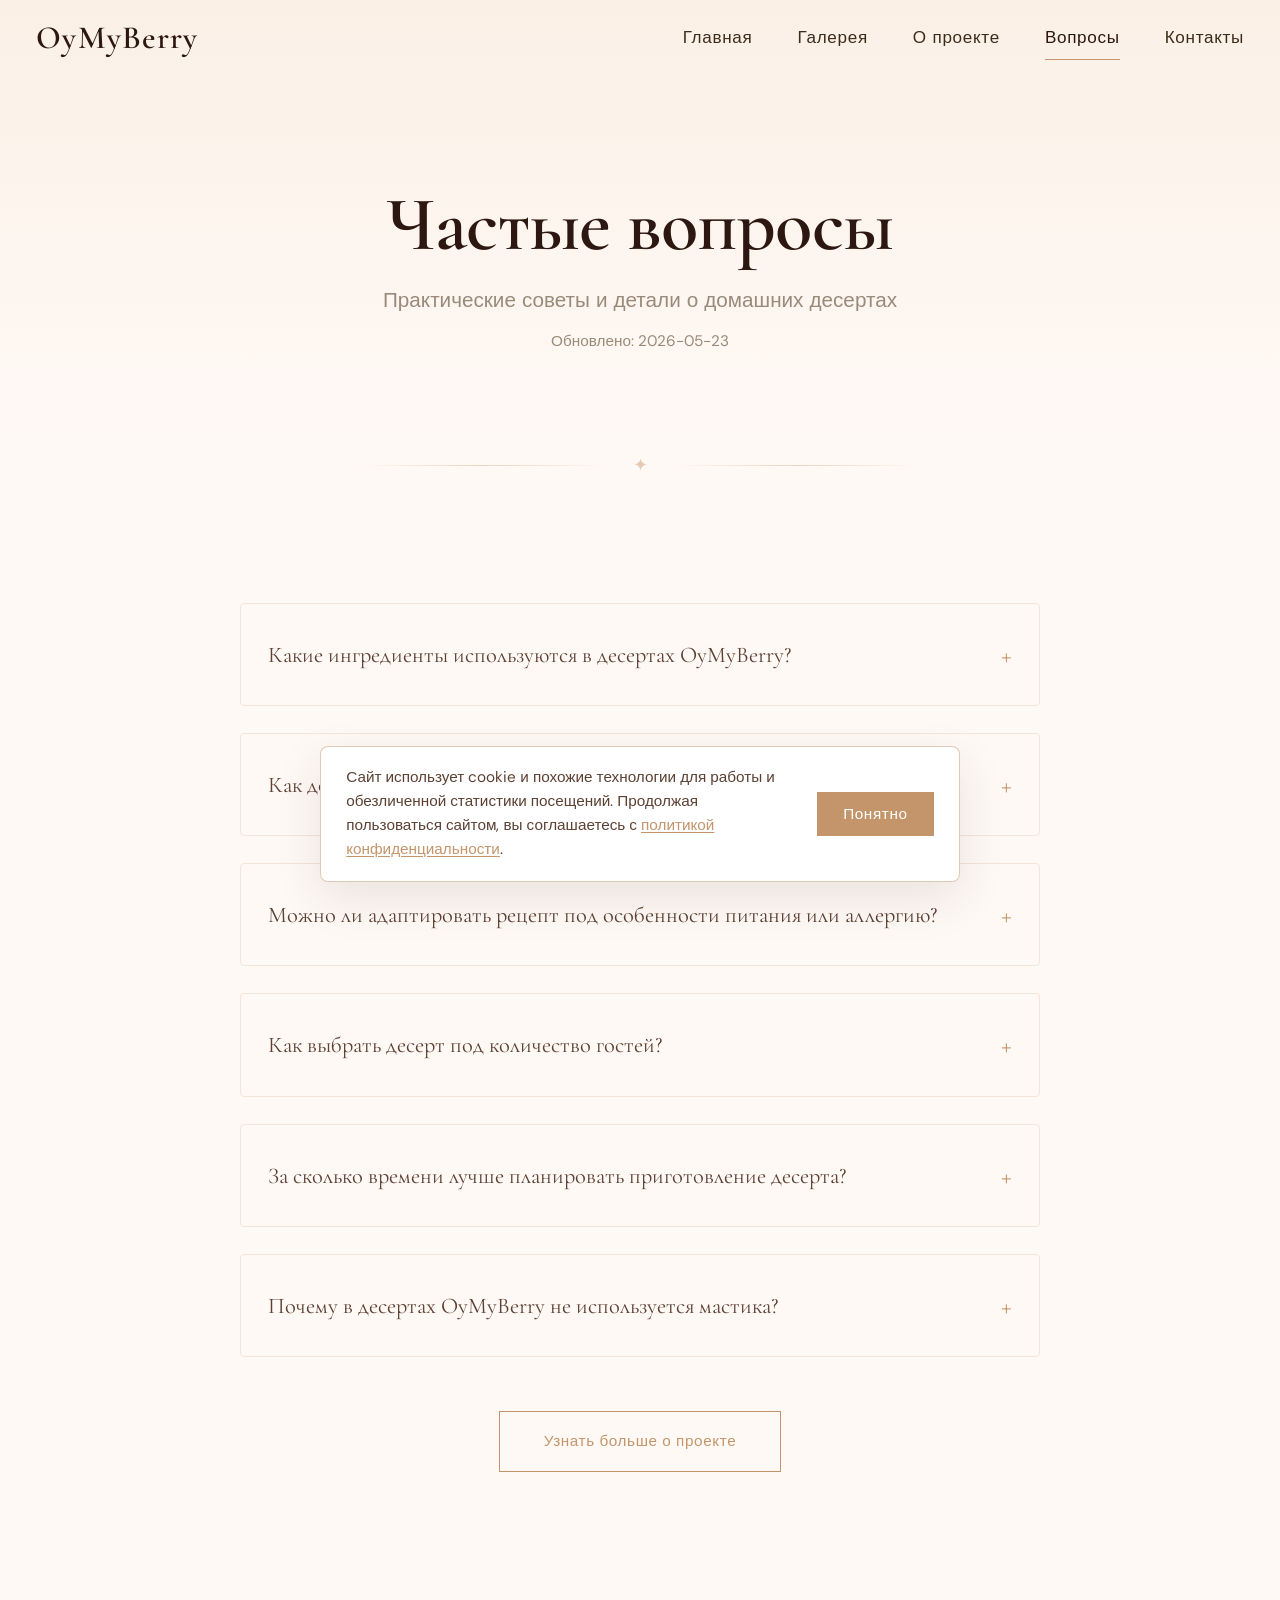
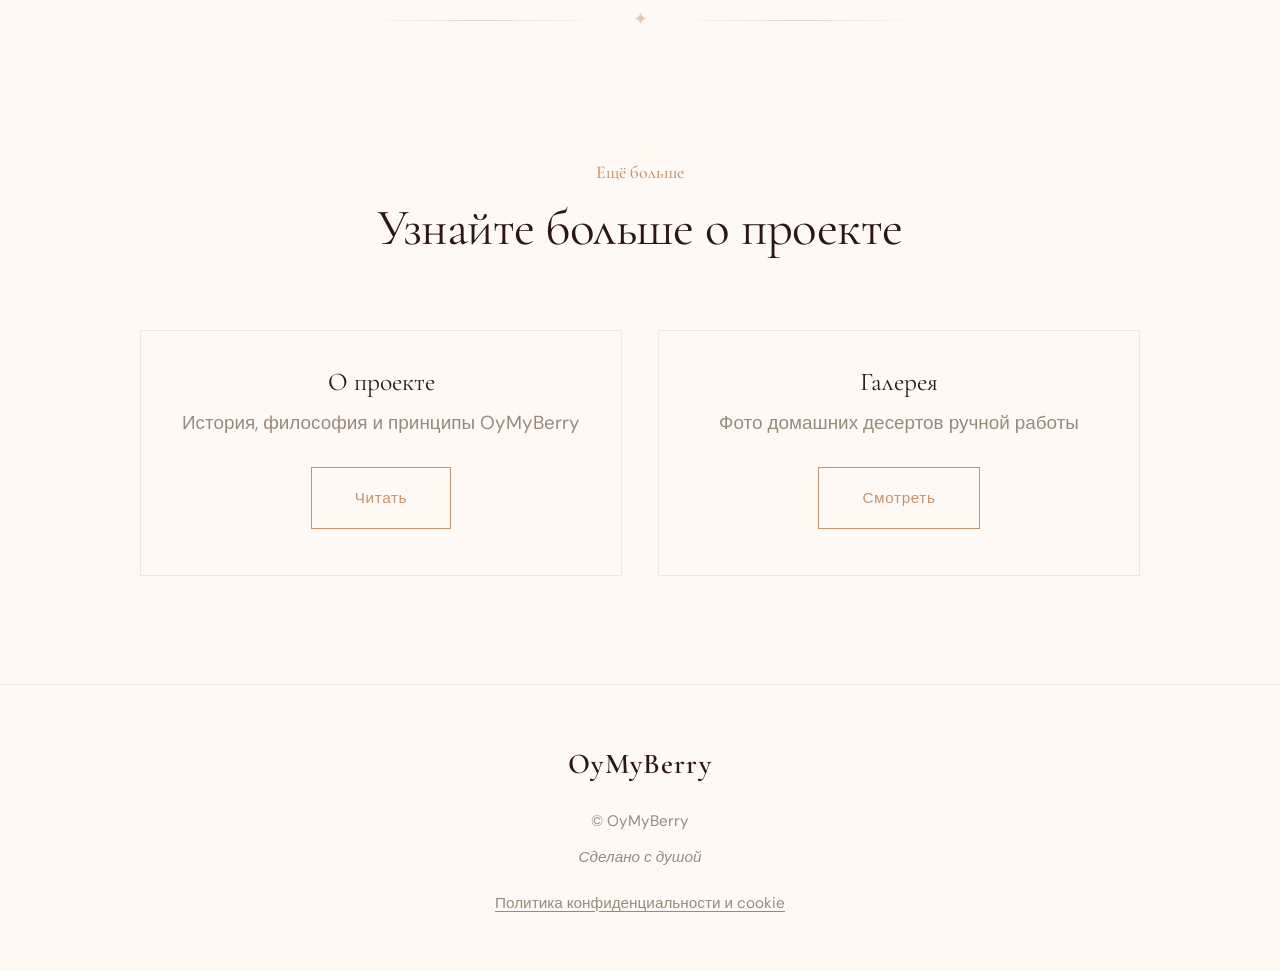
<file: faq.html>
<!DOCTYPE html>
<html lang="ru">
<head>
  <meta charset="UTF-8">
  <meta name="viewport" content="width=device-width, initial-scale=1.0">
  <title data-config="faq.title">Частые вопросы — OyMyBerry</title>
  <meta name="description" content="Ответы на частые вопросы о домашних десертах OyMyBerry: ингредиенты, сроки свежести, адаптация рецептов, выбор размера, подготовка к мероприятию и философия украшений.">
  <meta name="keywords" content="OyMyBerry, домашние десерты, натуральные ингредиенты, срок хранения торта, адаптация рецепта, размер десерта, без мастики, десерты на праздник">
  <link rel="icon" href="favicon.ico" type="image/x-icon">
  <link rel="shortcut icon" href="favicon.ico" type="image/x-icon">
  <link rel="canonical" href="https://oymyberry.ru/faq.html">

  <meta property="og:title" data-config-og="faq.title" content="Частые вопросы — OyMyBerry">
  <meta property="og:description" content="Ответы на частые вопросы о домашних десертах OyMyBerry.">
  <meta property="og:type" content="website">
  <meta property="og:url" content="https://oymyberry.ru/faq.html">
  <meta property="og:locale" content="ru_RU">
  <meta property="og:image" content="https://oymyberry.ru/back.png">
  <meta property="og:site_name" content="OyMyBerry">

  <meta name="twitter:card" content="summary_large_image">
  <meta name="twitter:title" data-config-twitter="faq.title" content="Частые вопросы — OyMyBerry">
  <meta name="twitter:description" content="Ответы на частые вопросы о домашних десертах OyMyBerry.">
  <meta name="twitter:image" content="https://oymyberry.ru/back.png">

  <link rel="stylesheet" href="css/style.css">

  <script type="application/ld+json">
  {
    "@context": "https://schema.org",
    "@type": "Organization",
    "name": "OyMyBerry",
    "url": "https://oymyberry.ru",
    "logo": "https://oymyberry.ru/favicon.ico",
    "sameAs": [
      "https://t.me/oymyberry",
      "https://instagram.com/oymyberry",
      "https://vk.com/oymyberry"
    ],
    "contactPoint": {
      "@type": "ContactPoint",
      "email": "hello@oymyberry.ru",
      "contactType": "general"
    }
  }
  </script>
  <script type="application/ld+json">
  {
    "@context": "https://schema.org",
    "@type": "WebSite",
    "name": "OyMyBerry — Сладкие моменты, созданные дома",
    "url": "https://oymyberry.ru",
    "potentialAction": {
      "@type": "SearchAction",
      "target": "https://oymyberry.ru/gallery.html?category={search_term_string}",
      "query-input": "required name=search_term_string"
    }
  }
  </script>
  <script>
  // FAQPage schema built dynamically from config.json to stay in sync with admin edits
  document.addEventListener('DOMContentLoaded', function() {
    var check = setInterval(function() {
      if (typeof CONFIG !== 'undefined' && CONFIG && CONFIG.faq) {
        clearInterval(check);
        buildFAQSchema(CONFIG.faq);
      }
    }, 100);
  });
  function buildFAQSchema(faq) {
    var questions = [
      {q: faq.q1, a: faq.a1},
      {q: faq.q2, a: faq.a2},
      {q: faq.q3, a: faq.a3},
      {q: faq.q4, a: faq.a4},
      {q: faq.q5, a: faq.a5},
      {q: faq.q6, a: faq.a6}
    ];
    var schema = {
      "@context": "https://schema.org",
      "@type": "FAQPage",
      "mainEntity": questions.map(function(item) {
        return {
          "@type": "Question",
          "name": item.q,
          "acceptedAnswer": {
            "@type": "Answer",
            "text": item.a
          }
        };
      })
    };
    var el = document.createElement('script');
    el.type = 'application/ld+json';
    el.textContent = JSON.stringify(schema);
    document.head.appendChild(el);
  }
  </script>
</head>
<body data-page="faq">
  <header class="header">
    <div class="header-inner">
      <a href="index.html" class="logo" data-config="site.name">OyMyBerry</a>
      <nav class="nav">
        <a href="index.html" data-nav="home">Главная</a>
        <a href="gallery.html" data-nav="gallery">Галерея</a>
        <a href="about.html" data-nav="about">О проекте</a>
        <a href="faq.html" data-nav="faq">Вопросы</a>
        <a href="contact.html" data-nav="contact">Контакты</a>
      </nav>
      <div class="burger">
        <span></span>
        <span></span>
        <span></span>
      </div>
    </div>
  </header>

  <section class="page-hero">
    <div class="container">
      <h1 data-config="faq.title">Частые вопросы</h1>
      <p class="subtitle" data-config="faq.subtitle">Практические советы и детали о домашних десертах</p>
      <p style="font-size:0.85rem;color:var(--text-muted);margin-top:0.5rem;">Обновлено: <time data-config="site.updated">2026-05-22</time></p>
    </div>
  </section>

  <div class="section-divider">
    <span class="ornament">&#10022;</span>
  </div>

  <section class="section">
    <div class="container">
      <div style="max-width:800px;margin:0 auto;">

        <details style="margin-bottom:1.5rem;border:1px solid var(--border);padding:1.5rem;border-radius:4px;">
          <summary style="font-family:var(--font-display);font-size:1.25rem;color:var(--text);cursor:pointer;list-style:none;display:flex;justify-content:space-between;align-items:center;">
            <span data-config="faq.q1">Какие ингредиенты используются в десертах OyMyBerry?</span>
            <span style="color:var(--accent);font-size:1.5rem;">&#43;</span>
          </summary>
          <div style="margin-top:1rem;color:var(--text-muted);line-height:1.8;">
            <p data-config="faq.a1">Только натуральные продукты без заменителей: свежие яйца, настоящее сливочное масло (не маргарин), мука высшего сорта, натуральные фрукты и ягоды в сезон. Крем готовится на сливках жирностью от 33%, шоколад для ганаша содержит не менее 55% какао. Никаких консервантов, стабилизаторов, усилителей вкуса или красителей. Украшения делаются из свежих ягод, крема, тертого шоколада и какао — без мастики и сахарной пасты.</p>
          </div>
        </details>

        <details style="margin-bottom:1.5rem;border:1px solid var(--border);padding:1.5rem;border-radius:4px;">
          <summary style="font-family:var(--font-display);font-size:1.25rem;color:var(--text);cursor:pointer;list-style:none;display:flex;justify-content:space-between;align-items:center;">
            <span data-config="faq.q2">Как долго сохраняется свежесть домашнего десерта?</span>
            <span style="color:var(--accent);font-size:1.5rem;">&#43;</span>
          </summary>
          <div style="margin-top:1rem;color:var(--text-muted);line-height:1.8;">
            <p data-config="faq.a2">Без консервантов и стабилизаторов срок хранения короче, чем у магазинных аналогов, но вкус заметно ярче. Бисквитные торты с кремом лучше всего в течение 2–3 дней при хранении в холодильнике. Чизкейки и муссовые десерты держат форму до 48 часов. Песочные пироги с фруктовой начинкой — до 3 дней. Важно хранить десерты в герметичной упаковке или под куполом, чтобы бисквит не впитывал посторонние запахи из холодильника.</p>
          </div>
        </details>

        <details style="margin-bottom:1.5rem;border:1px solid var(--border);padding:1.5rem;border-radius:4px;">
          <summary style="font-family:var(--font-display);font-size:1.25rem;color:var(--text);cursor:pointer;list-style:none;display:flex;justify-content:space-between;align-items:center;">
            <span data-config="faq.q3">Можно ли адаптировать рецепт под особенности питания или аллергию?</span>
            <span style="color:var(--accent);font-size:1.5rem;">&#43;</span>
          </summary>
          <div style="margin-top:1rem;color:var(--text-muted);line-height:1.8;">
            <p data-config="faq.a3">Да, большинство рецептов допускают адаптацию. Для безглютеновой версии бисквит готовится на миндальной или рисовой муке. Лактозу можно заменить растительными сливками и маслом природного происхождения. Яйца в некоторых десертах заменяются на льняное желе или пюре из банана. Сахар снижается или заменяется на мед, сироп агавы или эритрит. Однако важно понимать, что каждая замена влияет на текстуру и вкус, поэтому результат будет отличаться от классического варианта. Лучше всего обсудить желаемые изменения заранее, чтобы подобрать оптимальное сочетание.</p>
          </div>
        </details>

        <details style="margin-bottom:1.5rem;border:1px solid var(--border);padding:1.5rem;border-radius:4px;">
          <summary style="font-family:var(--font-display);font-size:1.25rem;color:var(--text);cursor:pointer;list-style:none;display:flex;justify-content:space-between;align-items:center;">
            <span data-config="faq.q4">Как выбрать десерт под количество гостей?</span>
            <span style="color:var(--accent);font-size:1.5rem;">&#43;</span>
          </summary>
          <div style="margin-top:1rem;color:var(--text-muted);line-height:1.8;">
            <p data-config="faq.a4">Ориентируйтесь на порции по 150–200 граммов на человека при подаче одного десерта. Торт диаметром 18–20 см рассчитан на 8–10 персон, 22–24 см — на 12–16 персон, 26–28 см — на 18–24 персоны. Если на столе будет несколько десертов или большое количество закусок, норму можно снизить до 120 граммов. Для мини-десертов (капкейки, макаронс, пирожные) рассчитывайте 2–3 штуки на гостя. При подборе размера также учитывайте форму подачи: высокие торты с многослойной начинкой режутся на более тонкие ломтики, а песочные или муссовые десерты — на классические порции.</p>
          </div>
        </details>

        <details style="margin-bottom:1.5rem;border:1px solid var(--border);padding:1.5rem;border-radius:4px;">
          <summary style="font-family:var(--font-display);font-size:1.25rem;color:var(--text);cursor:pointer;list-style:none;display:flex;justify-content:space-between;align-items:center;">
            <span data-config="faq.q5">За сколько времени лучше планировать приготовление десерта?</span>
            <span style="color:var(--accent);font-size:1.5rem;">&#43;</span>
          </summary>
          <div style="margin-top:1rem;color:var(--text-muted);line-height:1.8;">
            <p data-config="faq.a5">Сложные муссовые торты и чизкейки требуют минимум суток: муссу нужна ночь для стабилизации, а чизкейк — для равномерного охлаждения. Классические бисквитные торты лучше собирать за день до подачи, чтобы коржи пропитались кремом. Пирожные и капкейки можно приготовить за 12–18 часов. Украшения из свежих ягод, цветов или шоколада наносятся в последние 2–4 часа, чтобы сохранить свежесть и аппетитный вид. При планировании важно учитывать не только время готовки, но и время на охлаждение, декорирование и транспортировку.</p>
          </div>
        </details>

        <details style="margin-bottom:1.5rem;border:1px solid var(--border);padding:1.5rem;border-radius:4px;">
          <summary style="font-family:var(--font-display);font-size:1.25rem;color:var(--text);cursor:pointer;list-style:none;display:flex;justify-content:space-between;align-items:center;">
            <span data-config="faq.q6">Почему в десертах OyMyBerry не используется мастика?</span>
            <span style="color:var(--accent);font-size:1.5rem;">&#43;</span>
          </summary>
          <div style="margin-top:1rem;color:var(--text-muted);line-height:1.8;">
            <p data-config="faq.a6">Мастика — это сахарная паста, которая создаёт идеально гладкую поверхность и защищает торт при транспортировке, но практически не имеет вкуса и утяжеляет десерт. В OyMyBerry приоритет отдаётся вкусу и натуральности: поверхность покрывается кремом, шоколадным ганашем или свежими ягодами. Украшения делаются из кремовых розеток, шоколадных вкраплений, съедобных цветов и тертого какао. Такой подход требует более деликатной транспортировки, но результат — десерт, который хочется есть целиком, а не счищать внешний слой.</p>
          </div>
        </details>

      </div>

      <div style="margin-top:3rem;text-align:center;">
        <a href="about.html" class="btn">Узнать больше о проекте</a>
      </div>
    </div>
  </section>

  <div class="section-divider">
    <span class="ornament">&#10022;</span>
  </div>

  <section class="section">
    <div class="container">
      <div class="section-header animate-on-scroll">
        <span class="label">Ещё больше</span>
        <h2>Узнайте больше о проекте</h2>
      </div>
      <div style="display:grid;grid-template-columns:repeat(auto-fit, minmax(250px, 1fr));gap:2rem;max-width:1000px;margin:0 auto;">
        <div class="animate-on-scroll stagger-1" style="text-align:center;padding:2rem;border:1px solid var(--border);">
          <h3 style="margin-bottom:0.5rem;">О проекте</h3>
          <p style="color:var(--text-muted);margin-bottom:1.5rem;">История, философия и принципы OyMyBerry</p>
          <a href="about.html" class="btn btn-small">Читать</a>
        </div>
        <div class="animate-on-scroll stagger-2" style="text-align:center;padding:2rem;border:1px solid var(--border);">
          <h3 style="margin-bottom:0.5rem;">Галерея</h3>
          <p style="color:var(--text-muted);margin-bottom:1.5rem;">Фото домашних десертов ручной работы</p>
          <a href="gallery.html" class="btn btn-small">Смотреть</a>
        </div>
      </div>
    </div>
  </section>

  <footer class="footer">
    <div class="container">
      <span class="footer-logo" data-config="site.name">OyMyBerry</span>
      <p data-config="footer.copyright">© OyMyBerry</p>
      <p class="footer-made" data-config="footer.made_with">Сделано с душой</p>
      <p class="footer-legal"><a href="privacy.html">Политика конфиденциальности и cookie</a></p>
    </div>
  </footer>

  <div class="cookie-notice" id="cookie-notice" role="region" aria-label="Уведомление о cookie" hidden>
    <p>Сайт использует cookie и похожие технологии для работы и обезличенной статистики посещений. Продолжая пользоваться сайтом, вы соглашаетесь с <a href="privacy.html">политикой конфиденциальности</a>.</p>
    <button type="button" class="btn btn-filled cookie-notice-btn" id="cookie-accept">Понятно</button>
  </div>
  <script src="js/main.js"></script>

  <!-- Cloudflare Web Analytics --><script defer src='https://static.cloudflareinsights.com/beacon.min.js' data-cf-beacon='{"token": "9c932ca569524dae939f38b52375aea3"}'></script><!-- End Cloudflare Web Analytics -->
</body>
</html>
</file>
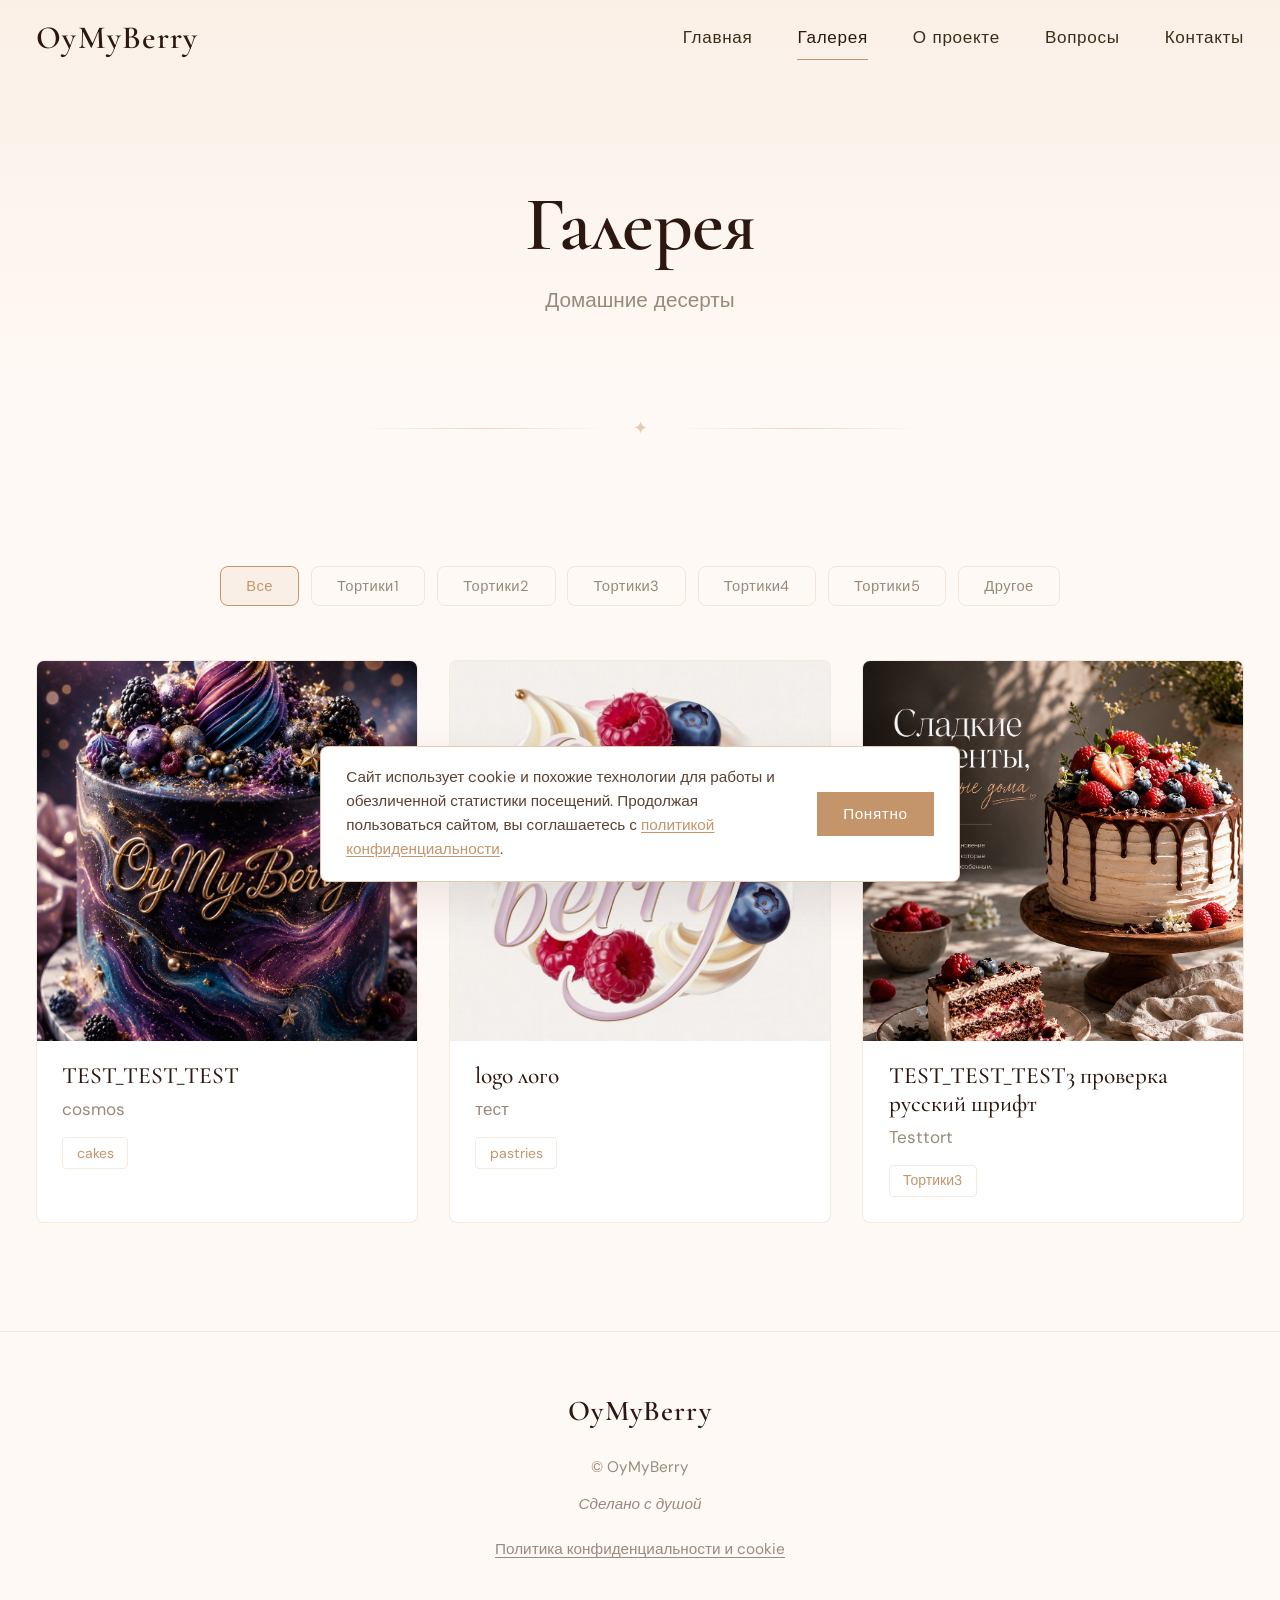
<file: gallery.html>
<!DOCTYPE html>
<html lang="ru">
<head>
  <meta charset="UTF-8">
  <meta name="viewport" content="width=device-width, initial-scale=1.0">
  <title>Галерея — OyMyBerry</title>
  <meta name="description" content="Галерея домашних десертов OyMyBerry. Торты, пирожные, макаронс, капкейки и другие десерты ручной работы.">
  <meta name="keywords" content="OyMyBerry, галерея, домашние десерты, торты ручной работы, макаронс, пирожные, капкейки, некоммерческий проект">

  <link rel="icon" href="favicon.ico" type="image/x-icon">
  <link rel="shortcut icon" href="favicon.ico" type="image/x-icon">
  <link rel="canonical" href="https://oymyberry.ru/gallery.html">

  <!-- Open Graph -->
  <meta property="og:title" content="Галерея — OyMyBerry">
  <meta property="og:description" content="Галерея домашних десертов OyMyBerry. Десерты, приготовленные с любовью дома.">
  <meta property="og:type" content="website">
  <meta property="og:url" content="https://oymyberry.ru/gallery.html">
  <meta property="og:locale" content="ru_RU">
  <meta property="og:image" content="https://oymyberry.ru/back.png">

  <meta name="twitter:card" content="summary_large_image">
  <meta name="twitter:title" content="Галерея — OyMyBerry">
  <meta name="twitter:description" content="Галерея домашних десертов OyMyBerry. Десерты, приготовленные с любовью дома.">
  <meta name="twitter:image" content="https://oymyberry.ru/back.png">

  <script type="application/ld+json">
  {
    "@context": "https://schema.org",
    "@type": "Organization",
    "name": "OyMyBerry",
    "url": "https://oymyberry.ru",
    "logo": "https://oymyberry.ru/favicon.ico",
    "sameAs": [
      "https://t.me/oymyberry",
      "https://instagram.com/oymyberry",
      "https://vk.com/oymyberry"
    ],
    "contactPoint": {
      "@type": "ContactPoint",
      "email": "hello@oymyberry.ru",
      "contactType": "general"
    }
  }
  </script>
  <script type="application/ld+json">
  {
    "@context": "https://schema.org",
    "@type": "WebSite",
    "name": "OyMyBerry — Сладкие моменты, созданные дома",
    "url": "https://oymyberry.ru",
    "potentialAction": {
      "@type": "SearchAction",
      "target": "https://oymyberry.ru/gallery.html?category={search_term_string}",
      "query-input": "required name=search_term_string"
    }
  }
  </script>
  <link rel="stylesheet" href="css/style.css">
</head>
<body data-page="gallery">

  <!-- Header -->
  <header class="header">
    <div class="header-inner">
      <a href="index.html" class="logo" data-config="site.name">OyMyBerry</a>
      <nav class="nav">
        <a href="index.html" data-nav="home">Главная</a>
        <a href="gallery.html" data-nav="gallery">Галерея</a>
        <a href="about.html" data-nav="about">О проекте</a>
        <a href="faq.html" data-nav="faq">Вопросы</a>
        <a href="contact.html" data-nav="contact">Контакты</a>
      </nav>
      <div class="burger">
        <span></span>
        <span></span>
        <span></span>
      </div>
    </div>
  </header>

  <!-- Page Hero -->
  <section class="page-hero">
    <div class="container">
      <h1>Галерея</h1>
      <p class="subtitle">Домашние десерты</p>
    </div>
  </section>

  <!-- Divider -->
  <div class="section-divider">
    <span class="ornament">&#10022;</span>
  </div>

  <!-- Gallery Content -->
  <section class="section">
    <div class="container">
      <div class="filter-bar">
        <!-- Filled by JS -->
      </div>
      <div class="works-grid">
        <!-- Filled by JS from works.json -->
      </div>
    </div>
  </section>

  <!-- Footer -->
  <footer class="footer">
    <div class="container">
      <span class="footer-logo" data-config="site.name">OyMyBerry</span>
      <p data-config="footer.copyright">© OyMyBerry</p>
      <p class="footer-made" data-config="footer.made_with">Сделано с душой</p>
      <p class="footer-legal"><a href="privacy.html">Политика конфиденциальности и cookie</a></p>
    </div>
  </footer>

  <div class="cookie-notice" id="cookie-notice" role="region" aria-label="Уведомление о cookie" hidden>
    <p>Сайт использует cookie и похожие технологии для работы и обезличенной статистики посещений. Продолжая пользоваться сайтом, вы соглашаетесь с <a href="privacy.html">политикой конфиденциальности</a>.</p>
    <button type="button" class="btn btn-filled cookie-notice-btn" id="cookie-accept">Понятно</button>
  </div>

  <script src="js/main.js"></script>

  <!-- Cloudflare Web Analytics --><script defer src='https://static.cloudflareinsights.com/beacon.min.js' data-cf-beacon='{"token": "9c932ca569524dae939f38b52375aea3"}'></script><!-- End Cloudflare Web Analytics -->
</body>
</html>
</file>
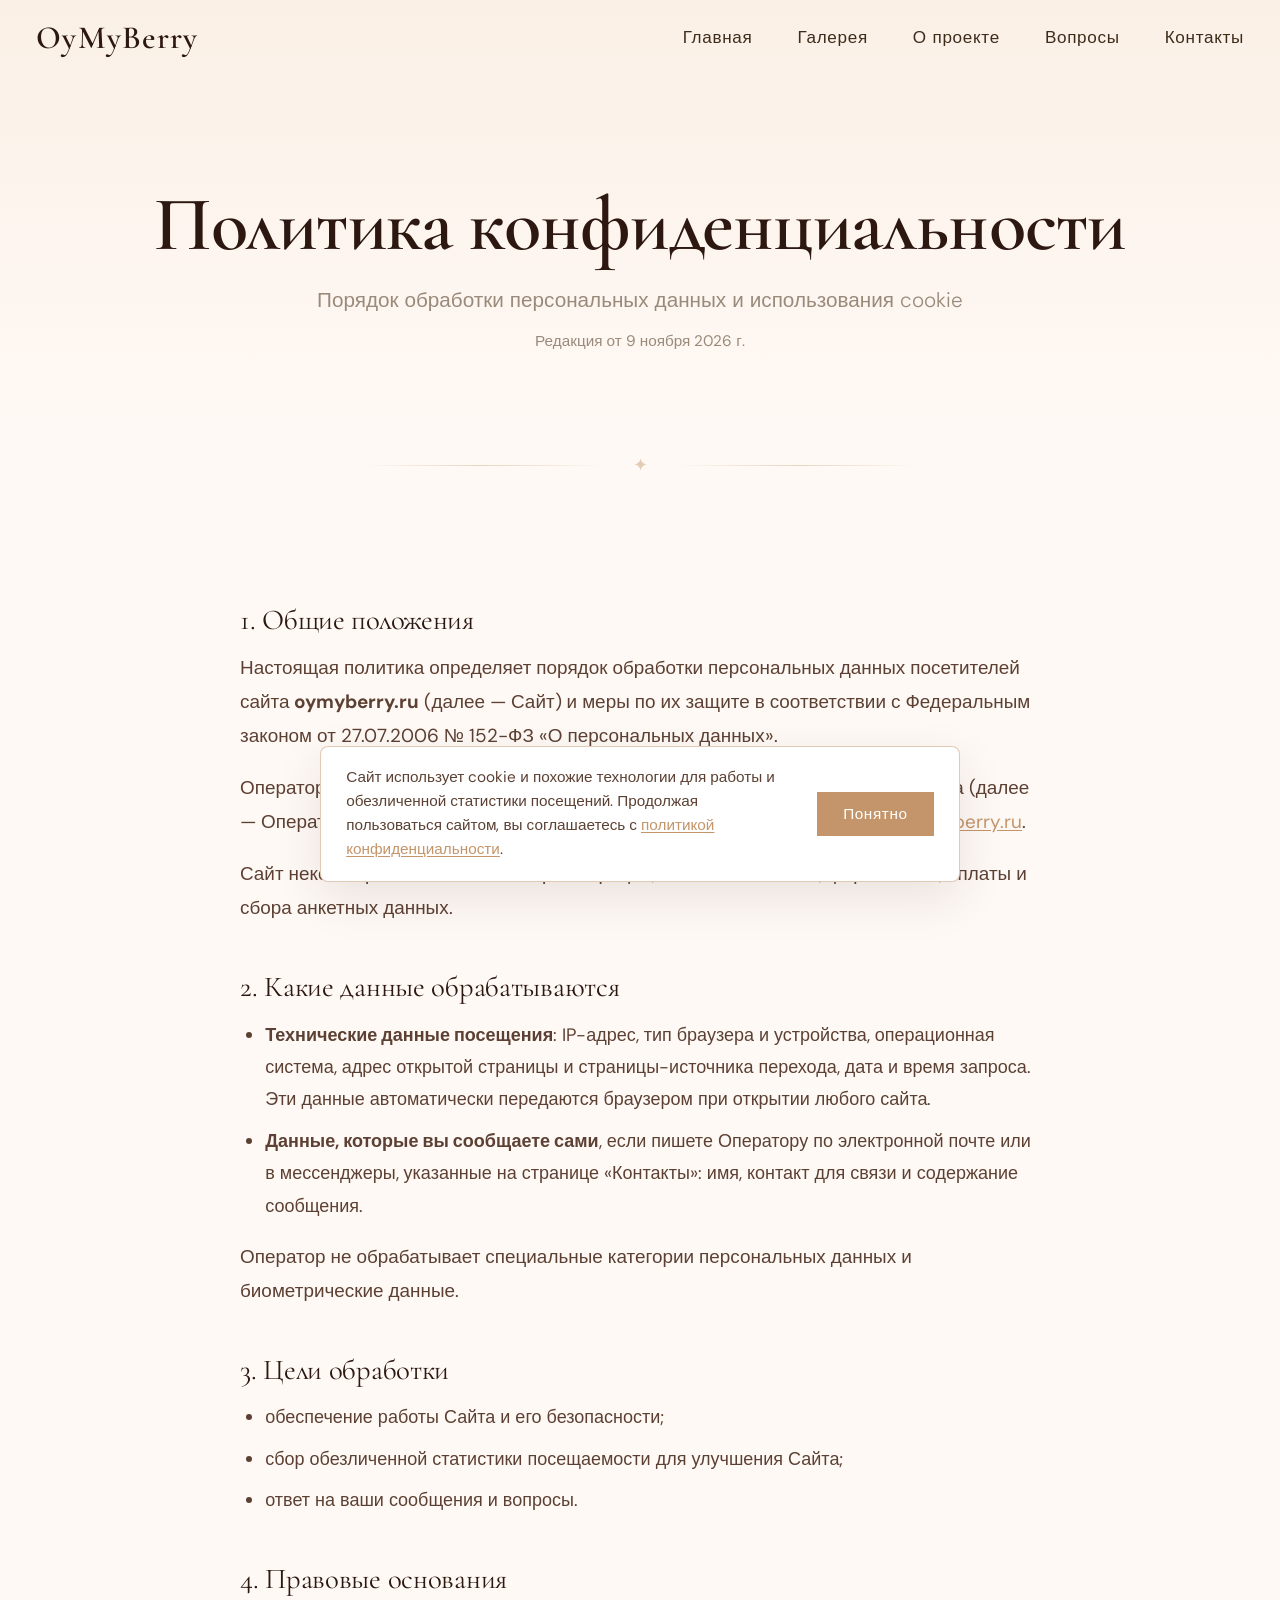
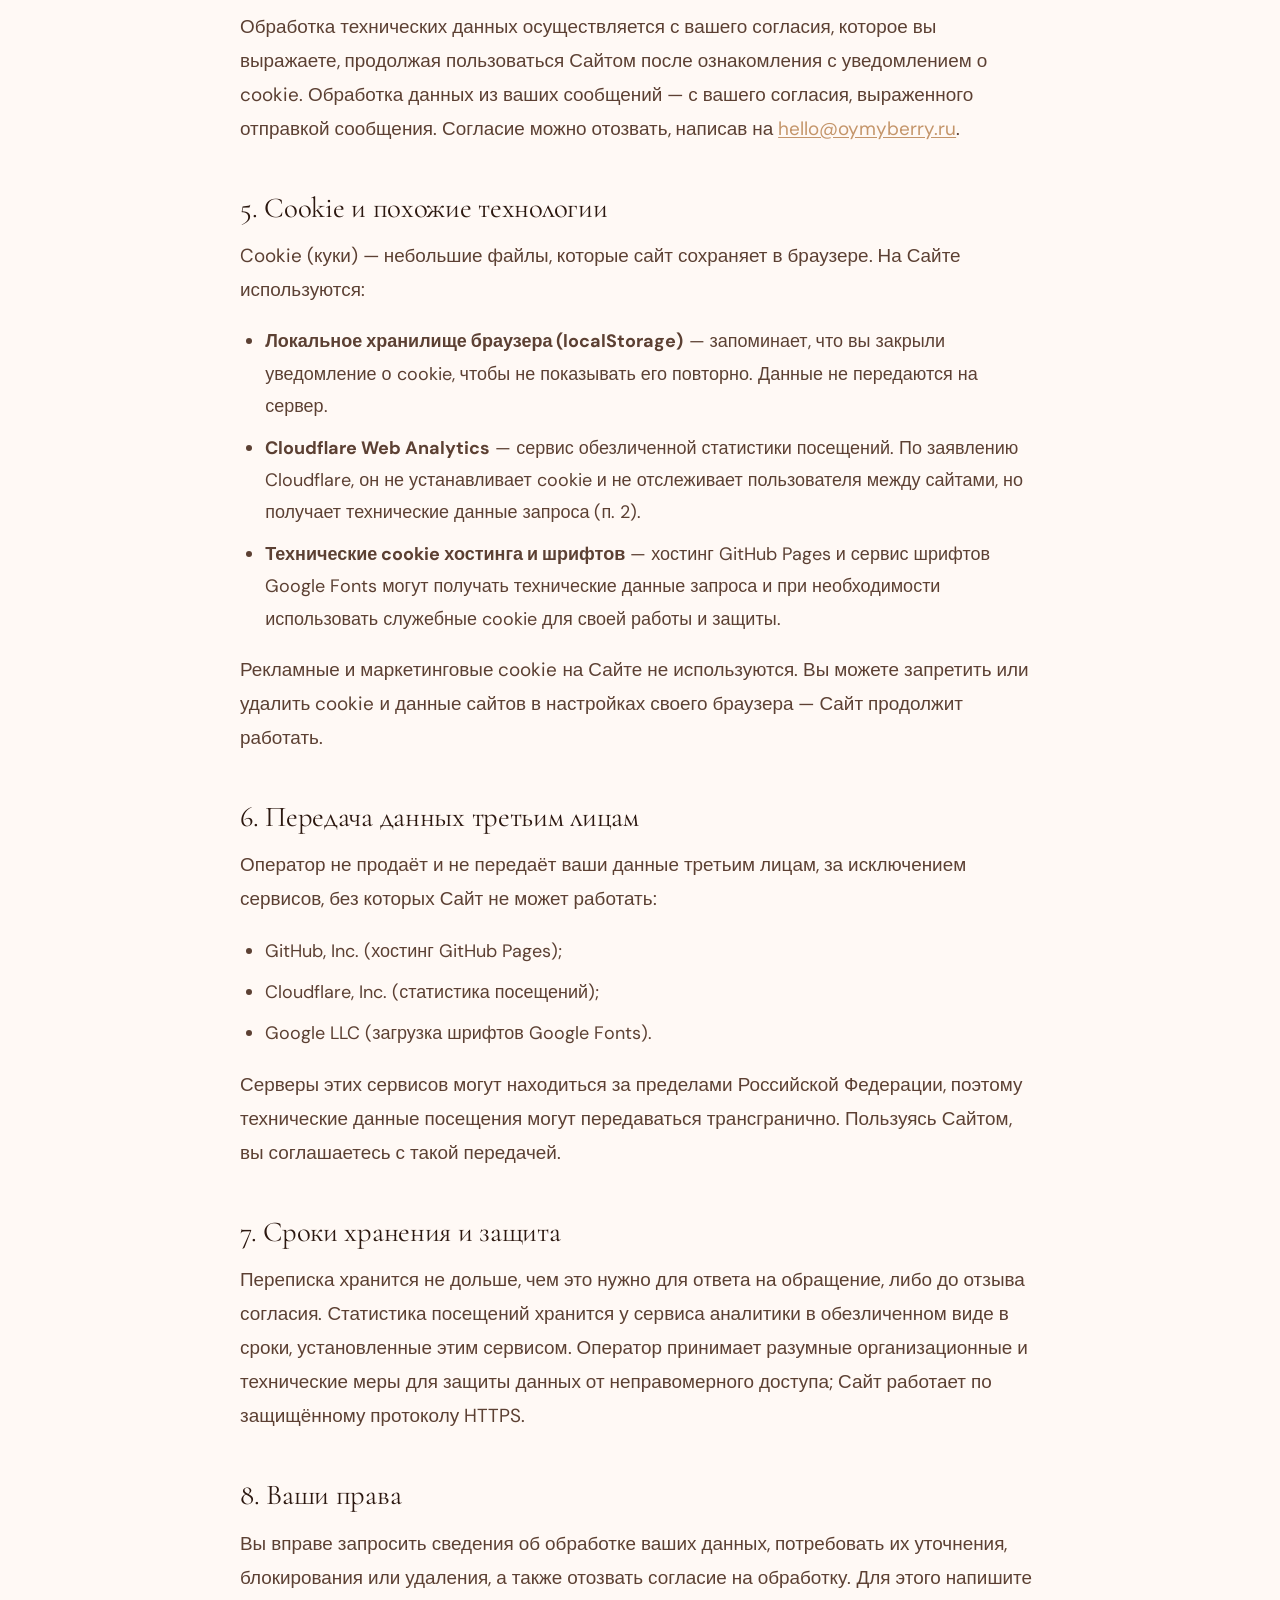
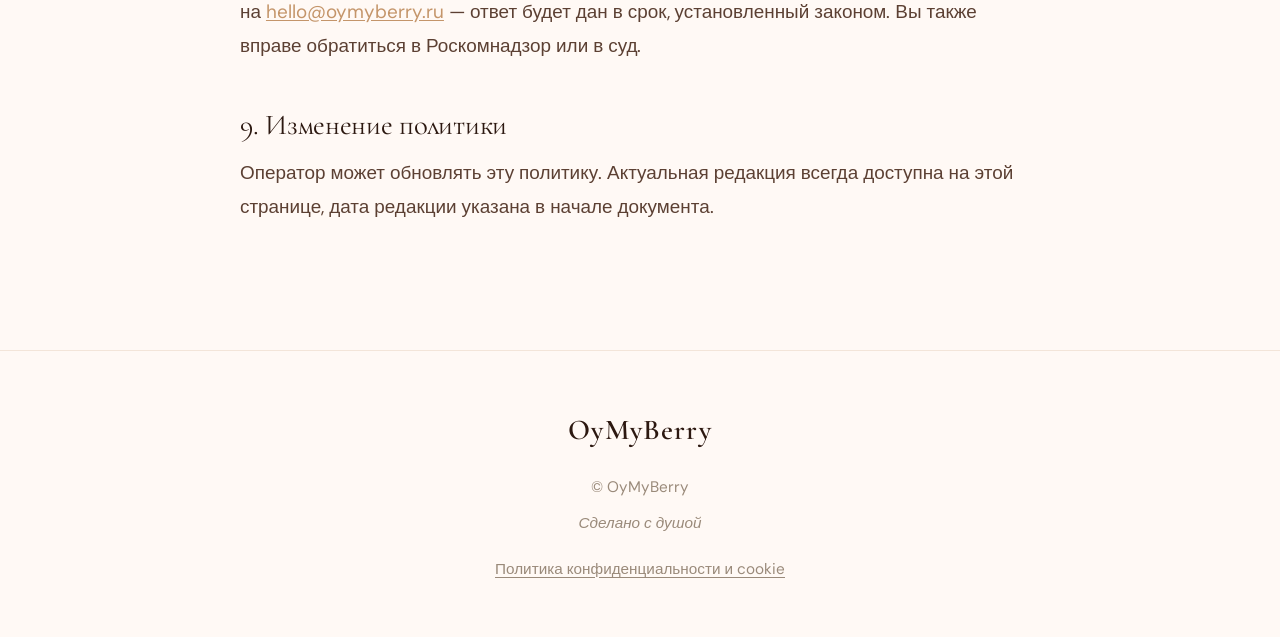
<file: privacy.html>
<!DOCTYPE html>
<html lang="ru">
<head>
  <meta charset="UTF-8">
  <meta name="viewport" content="width=device-width, initial-scale=1.0">
  <title>Политика конфиденциальности и cookie — OyMyBerry</title>
  <meta name="description" content="Политика обработки персональных данных и использования cookie на сайте oymyberry.ru.">
  <link rel="icon" href="favicon.ico" type="image/x-icon">
  <link rel="shortcut icon" href="favicon.ico" type="image/x-icon">
  <link rel="canonical" href="https://oymyberry.ru/privacy.html">

  <meta property="og:title" content="Политика конфиденциальности и cookie — OyMyBerry">
  <meta property="og:description" content="Политика обработки персональных данных и использования cookie на сайте oymyberry.ru.">
  <meta property="og:type" content="website">
  <meta property="og:url" content="https://oymyberry.ru/privacy.html">
  <meta property="og:locale" content="ru_RU">
  <meta property="og:site_name" content="OyMyBerry">

  <link rel="stylesheet" href="css/style.css">
</head>
<body data-page="privacy">
  <header class="header">
    <div class="header-inner">
      <a href="index.html" class="logo" data-config="site.name">OyMyBerry</a>
      <nav class="nav">
        <a href="index.html" data-nav="home">Главная</a>
        <a href="gallery.html" data-nav="gallery">Галерея</a>
        <a href="about.html" data-nav="about">О проекте</a>
        <a href="faq.html" data-nav="faq">Вопросы</a>
        <a href="contact.html" data-nav="contact">Контакты</a>
      </nav>
      <div class="burger">
        <span></span>
        <span></span>
        <span></span>
      </div>
    </div>
  </header>

  <section class="page-hero">
    <div class="container">
      <h1>Политика конфиденциальности</h1>
      <p class="subtitle">Порядок обработки персональных данных и использования cookie</p>
      <p style="font-size:0.85rem;color:var(--text-muted);margin-top:0.5rem;">Редакция от <time datetime="2026-11-09">9 ноября 2026 г.</time></p>
    </div>
  </section>

  <div class="section-divider">
    <span class="ornament">&#10022;</span>
  </div>

  <section class="section">
    <div class="container">
      <article class="legal">

        <h2>1. Общие положения</h2>
        <p>Настоящая политика определяет порядок обработки персональных данных посетителей сайта <strong>oymyberry.ru</strong> (далее — Сайт) и меры по их защите в соответствии с Федеральным законом от 27.07.2006 № 152-ФЗ «О персональных данных».</p>
        <p>Оператор персональных данных — Жевакова Ольга Михайловна, владелец Сайта (далее — Оператор). Связаться с Оператором можно по электронной почте <a href="mailto:hello@oymyberry.ru">hello@oymyberry.ru</a>.</p>
        <p>Сайт некоммерческий: на нём нет регистрации, личных кабинетов, форм заказа, оплаты и сбора анкетных данных.</p>

        <h2>2. Какие данные обрабатываются</h2>
        <ul>
          <li><strong>Технические данные посещения</strong>: IP-адрес, тип браузера и устройства, операционная система, адрес открытой страницы и страницы-источника перехода, дата и время запроса. Эти данные автоматически передаются браузером при открытии любого сайта.</li>
          <li><strong>Данные, которые вы сообщаете сами</strong>, если пишете Оператору по электронной почте или в мессенджеры, указанные на странице «Контакты»: имя, контакт для связи и содержание сообщения.</li>
        </ul>
        <p>Оператор не обрабатывает специальные категории персональных данных и биометрические данные.</p>

        <h2>3. Цели обработки</h2>
        <ul>
          <li>обеспечение работы Сайта и его безопасности;</li>
          <li>сбор обезличенной статистики посещаемости для улучшения Сайта;</li>
          <li>ответ на ваши сообщения и вопросы.</li>
        </ul>

        <h2>4. Правовые основания</h2>
        <p>Обработка технических данных осуществляется с вашего согласия, которое вы выражаете, продолжая пользоваться Сайтом после ознакомления с уведомлением о cookie. Обработка данных из ваших сообщений — с вашего согласия, выраженного отправкой сообщения. Согласие можно отозвать, написав на <a href="mailto:hello@oymyberry.ru">hello@oymyberry.ru</a>.</p>

        <h2 id="cookie">5. Cookie и похожие технологии</h2>
        <p>Cookie (куки) — небольшие файлы, которые сайт сохраняет в браузере. На Сайте используются:</p>
        <ul>
          <li><strong>Локальное хранилище браузера (localStorage)</strong> — запоминает, что вы закрыли уведомление о cookie, чтобы не показывать его повторно. Данные не передаются на сервер.</li>
          <li><strong>Cloudflare Web Analytics</strong> — сервис обезличенной статистики посещений. По заявлению Cloudflare, он не устанавливает cookie и не отслеживает пользователя между сайтами, но получает технические данные запроса (п. 2).</li>
          <li><strong>Технические cookie хостинга и шрифтов</strong> — хостинг GitHub Pages и сервис шрифтов Google Fonts могут получать технические данные запроса и при необходимости использовать служебные cookie для своей работы и защиты.</li>
        </ul>
        <p>Рекламные и маркетинговые cookie на Сайте не используются. Вы можете запретить или удалить cookie и данные сайтов в настройках своего браузера — Сайт продолжит работать.</p>

        <h2>6. Передача данных третьим лицам</h2>
        <p>Оператор не продаёт и не передаёт ваши данные третьим лицам, за исключением сервисов, без которых Сайт не может работать:</p>
        <ul>
          <li>GitHub, Inc. (хостинг GitHub Pages);</li>
          <li>Cloudflare, Inc. (статистика посещений);</li>
          <li>Google LLC (загрузка шрифтов Google Fonts).</li>
        </ul>
        <p>Серверы этих сервисов могут находиться за пределами Российской Федерации, поэтому технические данные посещения могут передаваться трансгранично. Пользуясь Сайтом, вы соглашаетесь с такой передачей.</p>

        <h2>7. Сроки хранения и защита</h2>
        <p>Переписка хранится не дольше, чем это нужно для ответа на обращение, либо до отзыва согласия. Статистика посещений хранится у сервиса аналитики в обезличенном виде в сроки, установленные этим сервисом. Оператор принимает разумные организационные и технические меры для защиты данных от неправомерного доступа; Сайт работает по защищённому протоколу HTTPS.</p>

        <h2>8. Ваши права</h2>
        <p>Вы вправе запросить сведения об обработке ваших данных, потребовать их уточнения, блокирования или удаления, а также отозвать согласие на обработку. Для этого напишите на <a href="mailto:hello@oymyberry.ru">hello@oymyberry.ru</a> — ответ будет дан в срок, установленный законом. Вы также вправе обратиться в Роскомнадзор или в суд.</p>

        <h2>9. Изменение политики</h2>
        <p>Оператор может обновлять эту политику. Актуальная редакция всегда доступна на этой странице, дата редакции указана в начале документа.</p>

      </article>
    </div>
  </section>

  <footer class="footer">
    <div class="container">
      <span class="footer-logo" data-config="site.name">OyMyBerry</span>
      <p data-config="footer.copyright">© OyMyBerry</p>
      <p class="footer-made" data-config="footer.made_with">Сделано с душой</p>
      <p class="footer-legal"><a href="privacy.html">Политика конфиденциальности и cookie</a></p>
    </div>
  </footer>

  <div class="cookie-notice" id="cookie-notice" role="region" aria-label="Уведомление о cookie" hidden>
    <p>Сайт использует cookie и похожие технологии для работы и обезличенной статистики посещений. Продолжая пользоваться сайтом, вы соглашаетесь с <a href="privacy.html">политикой конфиденциальности</a>.</p>
    <button type="button" class="btn btn-filled cookie-notice-btn" id="cookie-accept">Понятно</button>
  </div>

  <script src="js/main.js"></script>

  <!-- Cloudflare Web Analytics --><script defer src='https://static.cloudflareinsights.com/beacon.min.js' data-cf-beacon='{"token": "9c932ca569524dae939f38b52375aea3"}'></script><!-- End Cloudflare Web Analytics -->
</body>
</html>
</file>
<file: css/style.css>
/* ============================================================
   OyMyBerry — Premium Homemade Desserts Portfolio
   oymyberry.ru
   ============================================================ */

/* ===================== FONTS ===================== */
@import url('https://fonts.googleapis.com/css2?family=Bad+Script&family=Cormorant+Garamond:ital,wght@0,400;0,500;0,600;0,700;1,400;1,500;1,600;1,700&family=DM+Sans:ital,opsz,wght@0,9..40,300;0,9..40,400;0,9..40,500;1,9..40,300&display=swap');

/* ===================== CSS VARIABLES ===================== */
:root {
  --bg-primary: #fff9f5;
  --bg-secondary: #faf0e6;
  --bg-tertiary: #f5ebe0;
  --bg-card: #ffffff;
  --bg-card-hover: #fefcf9;

  --accent: #c4956a;
  --accent-light: #e8d5c0;
  --accent-pale: rgba(196, 149, 106, 0.10);

  --text-primary: #2c1810;
  --text-secondary: #5c4033;
  --text-muted: #9a8a7a;
  --text-body: #5c4033;

  --border: rgba(196, 149, 106, 0.2);
  --border-hover: rgba(196, 149, 106, 0.5);
  --shadow-card: 0 8px 32px rgba(44, 24, 16, 0.06);
  --shadow-card-hover: 0 16px 48px rgba(44, 24, 16, 0.10);

  --radius: 8px;
  --radius-sm: 4px;
  --transition: 0.38s cubic-bezier(0.25, 0.46, 0.45, 0.94);
  --transition-fast: 0.18s ease;
  --max-width: 1320px;
  --header-height: 76px;

  --font-display: 'Cormorant Garamond', Georgia, serif;
  --font-body: 'DM Sans', 'Helvetica Neue', sans-serif;
  --font-accent: 'Cormorant Garamond', Georgia, serif;
  --font-handwritten: 'Bad Script', cursive;
}

/* ===================== RESET & BASE ===================== */
*, *::before, *::after {
  margin: 0;
  padding: 0;
  box-sizing: border-box;
}

html {
  scroll-behavior: smooth;
  font-size: 18px;
  -webkit-font-smoothing: antialiased;
  -moz-osx-font-smoothing: grayscale;
}

body {
  font-family: var(--font-body);
  font-weight: 400;
  color: var(--text-body);
  background-color: var(--bg-primary);
  line-height: 1.75;
  overflow-x: hidden;
  min-height: 85vh;
}

img {
  max-width: 100%;
  height: auto;
  display: block;
}

a {
  color: var(--accent);
  text-decoration: none;
  transition: color var(--transition-fast);
}
a:hover { color: var(--text-primary); }

::selection {
  background: var(--accent);
  color: #fff;
}

/* ===================== TYPOGRAPHY ===================== */
h1, h2, h3 {
  font-family: var(--font-display);
  font-weight: 400;
  line-height: 1.18;
  color: var(--text-primary);
  text-wrap: pretty;
}

h1 { font-size: clamp(2.8rem, 6vw, 5.2rem); letter-spacing: -0.01em; }
h2 { font-size: clamp(2rem, 4vw, 3.2rem); letter-spacing: -0.01em; }
h3 { font-size: clamp(1.15rem, 2vw, 1.5rem); }

p {
  font-size: 1.05rem;
  line-height: 1.8;
  color: var(--text-body);
}

.section-eyebrow {
  display: block;
  font-family: var(--font-accent);
  font-weight: 500;
  letter-spacing: 0.06em;
  font-size: 0.85rem;
  color: var(--accent);
  margin-bottom: 0.5rem;
}

.step-number {
  font-family: var(--font-display);
  font-weight: 600;
  font-size: 2.5rem;
  color: var(--accent);
  margin-bottom: 1rem;
  opacity: 0.85;
}

/* ===================== UTILITY ===================== */
.container {
  max-width: var(--max-width);
  margin: 0 auto;
  padding: 0 2rem;
}

.section {
  padding: 6rem 0;
  position: relative;
}

.text-center { text-align: center; }
.text-accent { color: var(--accent); }

/* ===================== ANIMATIONS ===================== */
@keyframes fadeInUp {
  from { opacity: 0; transform: translateY(36px); }
  to   { opacity: 1; transform: translateY(0); }
}

@keyframes fadeIn {
  from { opacity: 0; }
  to   { opacity: 1; }
}

.animate-on-scroll {
  opacity: 0;
  transform: translateY(32px);
  transition: opacity 0.75s ease, transform 0.75s ease;
}
.animate-on-scroll.visible {
  opacity: 1;
  transform: translateY(0);
}
.stagger-1 { transition-delay: 0.08s; }
.stagger-2 { transition-delay: 0.16s; }
.stagger-3 { transition-delay: 0.24s; }
.stagger-4 { transition-delay: 0.32s; }
.stagger-5 { transition-delay: 0.40s; }
.stagger-6 { transition-delay: 0.48s; }

/* ===================== HEADER & NAV ===================== */
.header {
  position: fixed;
  top: 0;
  left: 0;
  right: 0;
  height: var(--header-height);
  z-index: 1000;
  transition: background var(--transition), box-shadow var(--transition);
  background: transparent;
}

.header.scrolled {
  background: rgba(255, 249, 245, 0.94);
  backdrop-filter: blur(28px);
  -webkit-backdrop-filter: blur(28px);
  box-shadow: 0 1px 0 var(--border);
}

.header-inner {
  max-width: var(--max-width);
  margin: 0 auto;
  padding: 0 2rem;
  height: 100%;
  display: flex;
  align-items: center;
  justify-content: space-between;
}

.logo {
  font-family: var(--font-display);
  font-size: 1.8rem;
  font-weight: 600;
  letter-spacing: 0.04em;
  color: var(--text-primary);
  text-decoration: none;
  transition: var(--transition-fast);
}
.logo:hover {
  color: var(--accent);
}

.nav {
  display: flex;
  align-items: center;
  gap: 2.5rem;
}

.nav a {
  font-family: var(--font-body);
  letter-spacing: 0.04em;
  font-size: 0.95rem;
  font-weight: 400;
  color: #3d2c1a;
  text-decoration: none;
  position: relative;
  padding: 0.4rem 0;
  transition: color var(--transition);
}

.nav a::after {
  content: '';
  position: absolute;
  bottom: 0;
  left: 0;
  width: 0;
  height: 1px;
  background: var(--accent);
  transition: width var(--transition);
}

.nav a:hover,
.nav a.active { color: var(--text-primary); }
.nav a:hover::after,
.nav a.active::after { width: 100%; }

/* Mobile burger */
.burger {
  display: none;
  flex-direction: column;
  gap: 5px;
  cursor: pointer;
  padding: 6px;
  z-index: 1001;
}
.burger span {
  width: 26px;
  height: 1.5px;
  background: var(--text-primary);
  transition: var(--transition);
  transform-origin: center;
}
.burger.active span:nth-child(1) { transform: rotate(45deg) translate(4.5px, 4.5px); }
.burger.active span:nth-child(2) { opacity: 0; }
.burger.active span:nth-child(3) { transform: rotate(-45deg) translate(4.5px, -4.5px); }

/* ===================== HERO ===================== */
.hero {
  min-height: 100vh;
  display: flex;
  align-items: center;
  justify-content: flex-start;
  position: relative;
  overflow: hidden;
  padding: var(--header-height) 6% 0 22%;
  background: url('../back.png') center/cover no-repeat;
}

.hero-content {
  position: relative;
  z-index: 1;
  max-width: 45%;
  text-align: left;
  animation: fadeIn 1.4s ease;
  padding: 2rem 0;
}

.hero-title {
  font-family: var(--font-handwritten);
  font-weight: 400;
  font-size: clamp(2.5rem, 5vw, 4.8rem);
  color: var(--text-primary);
  line-height: 1.15;
  margin-bottom: 1.2rem;
}

.hero-subtitle {
  font-family: var(--font-display);
  font-style: italic;
  font-weight: 400;
  font-size: clamp(1rem, 1.8vw, 1.4rem);
  color: var(--text-secondary);
  margin-bottom: 2rem;
  line-height: 1.6;
}

.hero-link {
  display: inline-block;
  font-family: var(--font-body);
  font-size: 0.9rem;
  color: var(--accent);
  font-weight: 500;
  letter-spacing: 0.02em;
  padding-bottom: 2px;
  border-bottom: 1px solid var(--accent);
  transition: var(--transition);
}

.hero-link:hover {
  color: var(--text-primary);
  border-bottom-color: var(--text-primary);
}

/* ===================== BUTTONS ===================== */
.btn {
  display: inline-block;
  font-family: var(--font-body);
  letter-spacing: 0.04em;
  font-size: 0.85rem;
  font-weight: 400;
  padding: 0.9rem 2.4rem;
  border: 1px solid var(--accent);
  color: var(--accent);
  background: transparent;
  cursor: pointer;
  position: relative;
  overflow: hidden;
  transition: var(--transition);
  text-decoration: none;
}

.btn::before {
  content: '';
  position: absolute;
  inset: 0;
  background: var(--accent-pale);
  transform: scaleX(0);
  transform-origin: left;
  transition: transform 0.4s ease;
}

.btn:hover {
  color: var(--text-primary);
  border-color: var(--text-primary);
}
.btn:hover::before { transform: scaleX(1); }

.btn span, .btn > * { position: relative; z-index: 1; }

.btn-filled {
  background: var(--accent);
  border-color: var(--accent);
  color: #fff;
  font-weight: 500;
}
.btn-filled:hover {
  background: var(--text-primary);
  border-color: var(--text-primary);
  color: #fff;
}
.btn-filled::before { display: none; }

/* ===================== SECTION DIVIDER ===================== */
.section-divider {
  display: flex;
  align-items: center;
  justify-content: center;
  gap: 1.5rem;
  padding: 0.75rem 0;
  margin: 0 auto;
  max-width: 560px;
}

.section-divider::before,
.section-divider::after {
  content: '';
  flex: 1;
  height: 1px;
  background: linear-gradient(90deg, transparent, var(--accent-light), transparent);
}

.section-divider .ornament {
  color: var(--accent);
  font-size: 1rem;
  opacity: 0.45;
  font-family: serif;
}

/* ===================== SECTION HEADER ===================== */
.section-header {
  text-align: center;
  margin-bottom: 4rem;
}

.section-header .label {
  font-family: var(--font-display);
  font-weight: 500;
  color: var(--accent);
  font-size: 1rem;
  display: block;
  margin-bottom: 0.5rem;
}

.section-header h2 {
  color: var(--text-primary);
  margin-bottom: 1rem;
}

.section-header p {
  color: var(--text-muted);
  font-size: 1.05rem;
  max-width: 580px;
  margin: 0 auto;
  line-height: 1.75;
}

/* ===================== WORKS GRID ===================== */
.works-grid {
  display: grid;
  grid-template-columns: repeat(3, 1fr);
  gap: 1.75rem;
}

.work-card {
  position: relative;
  overflow: hidden;
  background: var(--bg-card);
  border: 1px solid var(--border);
  transition: var(--transition);
  cursor: pointer;
  border-radius: var(--radius);
}

.work-card:hover {
  border-color: var(--border-hover);
  box-shadow: var(--shadow-card-hover);
  transform: translateY(-4px);
  background: var(--bg-card-hover);
}

.work-card-image {
  position: relative;
  overflow: hidden;
  aspect-ratio: 1 / 1;
}

.work-card-image img {
  width: 100%;
  height: 100%;
  object-fit: cover;
  transition: transform 0.75s cubic-bezier(0.25, 0.46, 0.45, 0.94);
}

.work-card-image .img-hover {
  position: absolute;
  inset: 0;
  width: 100%;
  height: 100%;
  object-fit: cover;
  opacity: 0;
  transition: opacity 0.55s ease;
}

.work-card:hover .work-card-image .img-hover { opacity: 1; }
.work-card:hover .work-card-image img:first-child { transform: scale(1.04); }

.work-card-info {
  padding: 1.2rem 1.4rem 1.4rem;
}

.work-card-info h3 {
  font-family: var(--font-display);
  font-weight: 500;
  color: var(--text-primary);
  font-size: 1.3rem;
  margin-bottom: 0.3rem;
}

.work-card-info p {
  color: var(--text-muted);
  font-size: 0.95rem;
  line-height: 1.65;
}

.work-card-info .category-tag {
  display: inline-block;
  font-family: var(--font-body);
  font-size: 0.78rem;
  color: var(--accent);
  border: 1px solid var(--border);
  padding: 0.15rem 0.75rem;
  margin-top: 0.75rem;
  border-radius: var(--radius-sm);
}

/* ===================== FILTER BUTTONS ===================== */
.filter-bar {
  display: flex;
  flex-wrap: wrap;
  justify-content: center;
  gap: 0.65rem;
  margin-bottom: 3rem;
}

.filter-btn {
  font-family: var(--font-body);
  letter-spacing: 0.03em;
  font-size: 0.82rem;
  font-weight: 400;
  padding: 0.5rem 1.4rem;
  border: 1px solid var(--border);
  color: var(--text-muted);
  background: transparent;
  cursor: pointer;
  transition: var(--transition);
  border-radius: var(--radius);
}

.filter-btn:hover,
.filter-btn.active {
  border-color: var(--accent);
  color: var(--accent);
  background: var(--accent-pale);
}

/* ===================== LIGHTBOX ===================== */
.lightbox {
  display: none;
  position: fixed;
  inset: 0;
  z-index: 9999;
  background: rgba(0, 0, 0, 0.92);
  backdrop-filter: blur(24px);
  align-items: center;
  justify-content: center;
  padding: 2rem;
  cursor: pointer;
}

.lightbox.active {
  display: flex;
  animation: fadeIn 0.28s ease;
}

.lightbox-content {
  position: relative;
  max-width: 90vw;
  max-height: 90vh;
  cursor: default;
}

.lightbox-content img {
  max-width: 90vw;
  max-height: 80vh;
  object-fit: contain;
  border: 1px solid var(--border);
}

.lightbox-info {
  text-align: center;
  padding: 1.4rem 0;
}

.lightbox-info h3 {
  font-family: var(--font-display);
  font-weight: 500;
  color: var(--accent);
  font-size: 1.5rem;
  margin-bottom: 0.4rem;
}

.lightbox-info p {
  color: var(--text-muted);
  font-size: 1rem;
}

.lightbox-close {
  position: absolute;
  top: 1.5rem;
  right: 1.5rem;
  font-size: 1.8rem;
  color: var(--accent);
  cursor: pointer;
  background: none;
  border: none;
  width: 48px;
  height: 48px;
  display: flex;
  align-items: center;
  justify-content: center;
  transition: var(--transition-fast);
  z-index: 10000;
}
.lightbox-close:hover {
  color: #fff;
  transform: rotate(90deg);
}

.lightbox-nav {
  position: absolute;
  top: 50%;
  transform: translateY(-50%);
  font-size: 2.5rem;
  color: var(--accent);
  background: none;
  border: none;
  cursor: pointer;
  padding: 1rem;
  transition: var(--transition-fast);
  z-index: 10000;
}
.lightbox-nav:hover { color: #fff; }
.lightbox-prev { left: 1rem; }
.lightbox-next { right: 1rem; }

/* ===================== ABOUT SECTION ===================== */
.about-grid {
  display: grid;
  grid-template-columns: 1fr 1fr;
  gap: 5rem;
  align-items: center;
}

.about-image { position: relative; }

.about-image-frame {
  position: relative;
  overflow: hidden;
  border: 1px solid var(--border);
}

.about-image-frame::after {
  content: '';
  position: absolute;
  inset: 8px;
  border: 1px solid var(--border);
  pointer-events: none;
  transition: var(--transition);
  opacity: 0;
}
.about-image-frame:hover::after { opacity: 1; }

.about-image-frame img {
  width: 100%;
  aspect-ratio: 3 / 4;
  object-fit: cover;
}

.about-image-placeholder {
  width: 100%;
  aspect-ratio: 3 / 4;
  background: linear-gradient(135deg, var(--bg-secondary), var(--bg-tertiary));
  display: flex;
  align-items: center;
  justify-content: center;
  color: var(--text-muted);
  font-family: var(--font-display);
  font-size: 1.5rem;
  letter-spacing: 0.06em;
}

.about-text h2 {
  margin-bottom: 1.4rem;
  color: var(--text-primary);
}

.about-text .quote {
  font-family: var(--font-display);
  font-style: italic;
  font-size: 1.25rem;
  color: var(--text-secondary);
  margin-bottom: 1.8rem;
  padding-left: 1.5rem;
  border-left: 2px solid var(--accent);
  line-height: 1.65;
}

.about-text p {
  color: var(--text-body);
  font-size: 1.05rem;
  margin-bottom: 1.4rem;
  line-height: 1.85;
}

/* ===================== CONTACT SECTION ===================== */
.contact-grid {
  display: grid;
  grid-template-columns: 1fr 1fr;
  gap: 4rem;
}

.contact-info h2 {
  margin-bottom: 0.75rem;
  color: var(--text-primary);
}

.contact-info .order-text {
  color: var(--text-muted);
  font-size: 1.05rem;
  margin-bottom: 2rem;
}

.contact-links {
  display: flex;
  flex-direction: column;
  gap: 0.8rem;
}

.contact-link {
  display: flex;
  align-items: center;
  gap: 1rem;
  padding: 0.9rem 1.4rem;
  border: 1px solid var(--border);
  transition: var(--transition);
  text-decoration: none;
  color: var(--text-secondary);
  border-radius: var(--radius);
}

.contact-link:hover {
  border-color: var(--accent);
  background: var(--accent-pale);
  color: var(--accent);
}

.contact-link .icon {
  width: 38px;
  height: 38px;
  display: flex;
  align-items: center;
  justify-content: center;
  font-size: 1.1rem;
  color: var(--accent);
  flex-shrink: 0;
}

.contact-link .icon svg {
  width: 22px;
  height: 22px;
  fill: currentColor;
}

.contact-link-text .label {
  font-family: var(--font-body);
  letter-spacing: 0.04em;
  font-size: 0.72rem;
  color: var(--text-muted);
  display: block;
}

.contact-link-text .value {
  font-size: 1rem;
  color: var(--text-primary);
  font-weight: 400;
}

.contact-note {
  margin-top: 1.75rem;
  padding: 1.25rem 1.5rem;
  border: 1px solid var(--border);
  background: var(--accent-pale);
  border-radius: var(--radius);
}

.contact-note p {
  color: var(--text-muted);
  font-size: 0.95rem;
  font-style: italic;
}

.contact-decoration {
  display: flex;
  align-items: center;
  justify-content: center;
}

.contact-decoration-inner {
  text-align: center;
  padding: 3rem;
  border: 1px solid var(--border);
  width: 100%;
  border-radius: var(--radius);
}

.contact-deco-logo {
  font-family: var(--font-display);
  font-size: 2.5rem;
  font-weight: 600;
  letter-spacing: 0.04em;
  color: var(--text-primary);
  display: block;
  margin-bottom: 1rem;
}

/* ===================== FOOTER ===================== */
.footer {
  border-top: 1px solid var(--border);
  padding: 3rem 0;
  text-align: center;
}

.footer-logo {
  font-family: var(--font-display);
  font-size: 1.6rem;
  font-weight: 600;
  letter-spacing: 0.04em;
  color: var(--text-primary);
  margin-bottom: 1rem;
  display: block;
}

.footer p {
  color: var(--text-muted);
  font-size: 0.85rem;
}

.footer-made {
  margin-top: 0.5rem;
  font-style: italic;
  font-size: 0.9rem;
  color: var(--accent);
}

.footer-legal {
  margin-top: 1rem;
}

.footer-legal a {
  color: var(--text-muted);
  text-decoration: underline;
  text-underline-offset: 3px;
  transition: color var(--transition-fast);
}

.footer-legal a:hover {
  color: var(--accent);
}

/* ===================== COOKIE NOTICE ===================== */
.cookie-notice {
  position: fixed;
  left: 1rem;
  right: 1rem;
  bottom: 1rem;
  z-index: 950;
  max-width: 640px;
  margin: 0 auto;
  display: flex;
  align-items: center;
  gap: 1.25rem;
  padding: 1.1rem 1.4rem;
  background: var(--bg-card);
  border: 1px solid var(--border-hover);
  border-radius: var(--radius);
  box-shadow: var(--shadow-card-hover);
}

.cookie-notice[hidden] {
  display: none;
}

.cookie-notice p {
  margin: 0;
  font-size: 0.85rem;
  line-height: 1.55;
  color: var(--text-secondary);
}

.cookie-notice a {
  color: var(--accent);
  text-decoration: underline;
  text-underline-offset: 2px;
}

.cookie-notice-btn {
  flex-shrink: 0;
  padding: 0.6rem 1.4rem;
}

@media (max-width: 560px) {
  .cookie-notice {
    flex-direction: column;
    align-items: stretch;
    gap: 0.9rem;
  }
}

/* ===================== LEGAL PAGE ===================== */
.legal {
  max-width: 800px;
  margin: 0 auto;
  color: var(--text-body);
  line-height: 1.8;
}

.legal h2 {
  font-size: 1.6rem;
  margin: 2.5rem 0 0.8rem;
  color: var(--text-primary);
}

.legal h2:first-child {
  margin-top: 0;
}

.legal p,
.legal ul {
  margin-bottom: 1rem;
}

.legal ul {
  padding-left: 1.4rem;
  list-style: disc;
}

.legal li {
  margin-bottom: 0.5rem;
}

.legal a {
  color: var(--accent);
  text-decoration: underline;
  text-underline-offset: 2px;
}

/* ===================== PAGE HERO (inner pages) ===================== */
.page-hero {
  padding: 10rem 0 4.5rem;
  text-align: center;
  position: relative;
  background: linear-gradient(180deg, var(--bg-secondary) 0%, var(--bg-primary) 100%);
}

.page-hero h1 {
  font-weight: 600;
  color: var(--text-primary);
  margin-bottom: 0.6rem;
}

.page-hero .subtitle {
  font-family: var(--font-body);
  font-size: 1.15rem;
  color: var(--text-muted);
  font-weight: 300;
}

/* ===================== EMPTY STATE ===================== */
.empty-state {
  text-align: center;
  padding: 5rem 2rem;
  color: var(--text-muted);
}

.empty-state .icon {
  font-size: 2.5rem;
  margin-bottom: 1rem;
  opacity: 0.25;
}

.empty-state p {
  font-size: 1.15rem;
  font-style: italic;
}

/* ===================== MOBILE NAV OPEN ===================== */
@media (max-width: 768px) {
  .burger { display: flex; }

  .nav {
    position: fixed;
    top: 0;
    right: -100%;
    width: min(300px, 80vw);
    height: 100vh;
    background: rgba(255, 249, 245, 0.98);
    backdrop-filter: blur(32px);
    flex-direction: column;
    justify-content: center;
    align-items: center;
    gap: 2.5rem;
    transition: right 0.4s cubic-bezier(0.25, 0.46, 0.45, 0.94);
    border-left: 1px solid var(--border);
  }

  .nav.open { right: 0; }

  .nav a {
    font-size: 1rem;
    letter-spacing: 0.06em;
  }
}

/* ===================== RESPONSIVE ===================== */
@media (max-width: 1024px) {
  .works-grid { grid-template-columns: repeat(2, 1fr); }
}

@media (max-width: 768px) {
  .works-grid { grid-template-columns: 1fr; }
  .about-grid { grid-template-columns: 1fr; gap: 2.5rem; }
  .contact-grid { grid-template-columns: 1fr; gap: 2.5rem; }
  h1 { font-size: 2.5rem; }
  h2 { font-size: 1.8rem; }
  .section { padding: 4rem 0; }
  .contact-decoration { display: none; }

  .hero-content {
    max-width: 80%;
  }

  .page-hero h1 { letter-spacing: 0; }
}

@media (max-width: 480px) {
  .container { padding: 0 1.25rem; }
  .btn { padding: 0.85rem 2rem; }
  .hero { align-items: flex-end; padding-bottom: 4rem; }
  .hero-content { max-width: 100%; }
}

/* ===================== LOADING SPINNER ===================== */
.loading-spinner {
  text-align: center;
  padding: 2rem 0;
}
.spinner {
  display: inline-block;
  width: 36px;
  height: 36px;
  border: 2px solid var(--border);
  border-top-color: var(--accent);
  border-radius: 50%;
  animation: spin 0.7s linear infinite;
}
@keyframes spin {
  to { transform: rotate(360deg); }
}

/* ===================== END MESSAGE ===================== */
.end-message {
  text-align: center;
  padding: 2.5rem 1rem;
  font-family: var(--font-body);
  color: var(--accent);
  font-size: 0.85rem;
  letter-spacing: 0.04em;
}

/* ===================== SCROLL-TO-TOP BUTTON ===================== */
.scroll-top {
  position: fixed;
  bottom: 2rem;
  right: 2rem;
  width: 48px;
  height: 48px;
  background: var(--bg-card);
  border: 1px solid var(--accent);
  color: var(--accent);
  font-size: 1.3rem;
  cursor: pointer;
  border-radius: 50%;
  display: flex;
  align-items: center;
  justify-content: center;
  opacity: 0;
  transform: translateY(12px);
  pointer-events: none;
  transition: opacity 0.35s ease, transform 0.35s ease, background 0.25s ease;
  z-index: 900;
}
.scroll-top.visible {
  opacity: 1;
  transform: translateY(0);
  pointer-events: auto;
}
.scroll-top:hover {
  background: var(--accent);
  color: #fff;
}

/* ===================== ACCESSIBILITY: FOCUS ===================== */
:focus-visible {
  outline: 2px solid var(--accent);
  outline-offset: 3px;
}
button:focus-visible, a:focus-visible, .work-card:focus-visible {
  outline: 2px solid var(--accent);
  outline-offset: 3px;
}
.work-card:focus-visible {
  border-color: var(--accent);
  box-shadow: var(--shadow-card-hover);
}

/* ===================== ACCESSIBILITY: REDUCED MOTION ===================== */
@media (prefers-reduced-motion: reduce) {
  *, *::before, *::after {
    animation-duration: 0.01ms !important;
    animation-iteration-count: 1 !important;
    transition-duration: 0.01ms !important;
    scroll-behavior: auto !important;
  }
}
</file>
